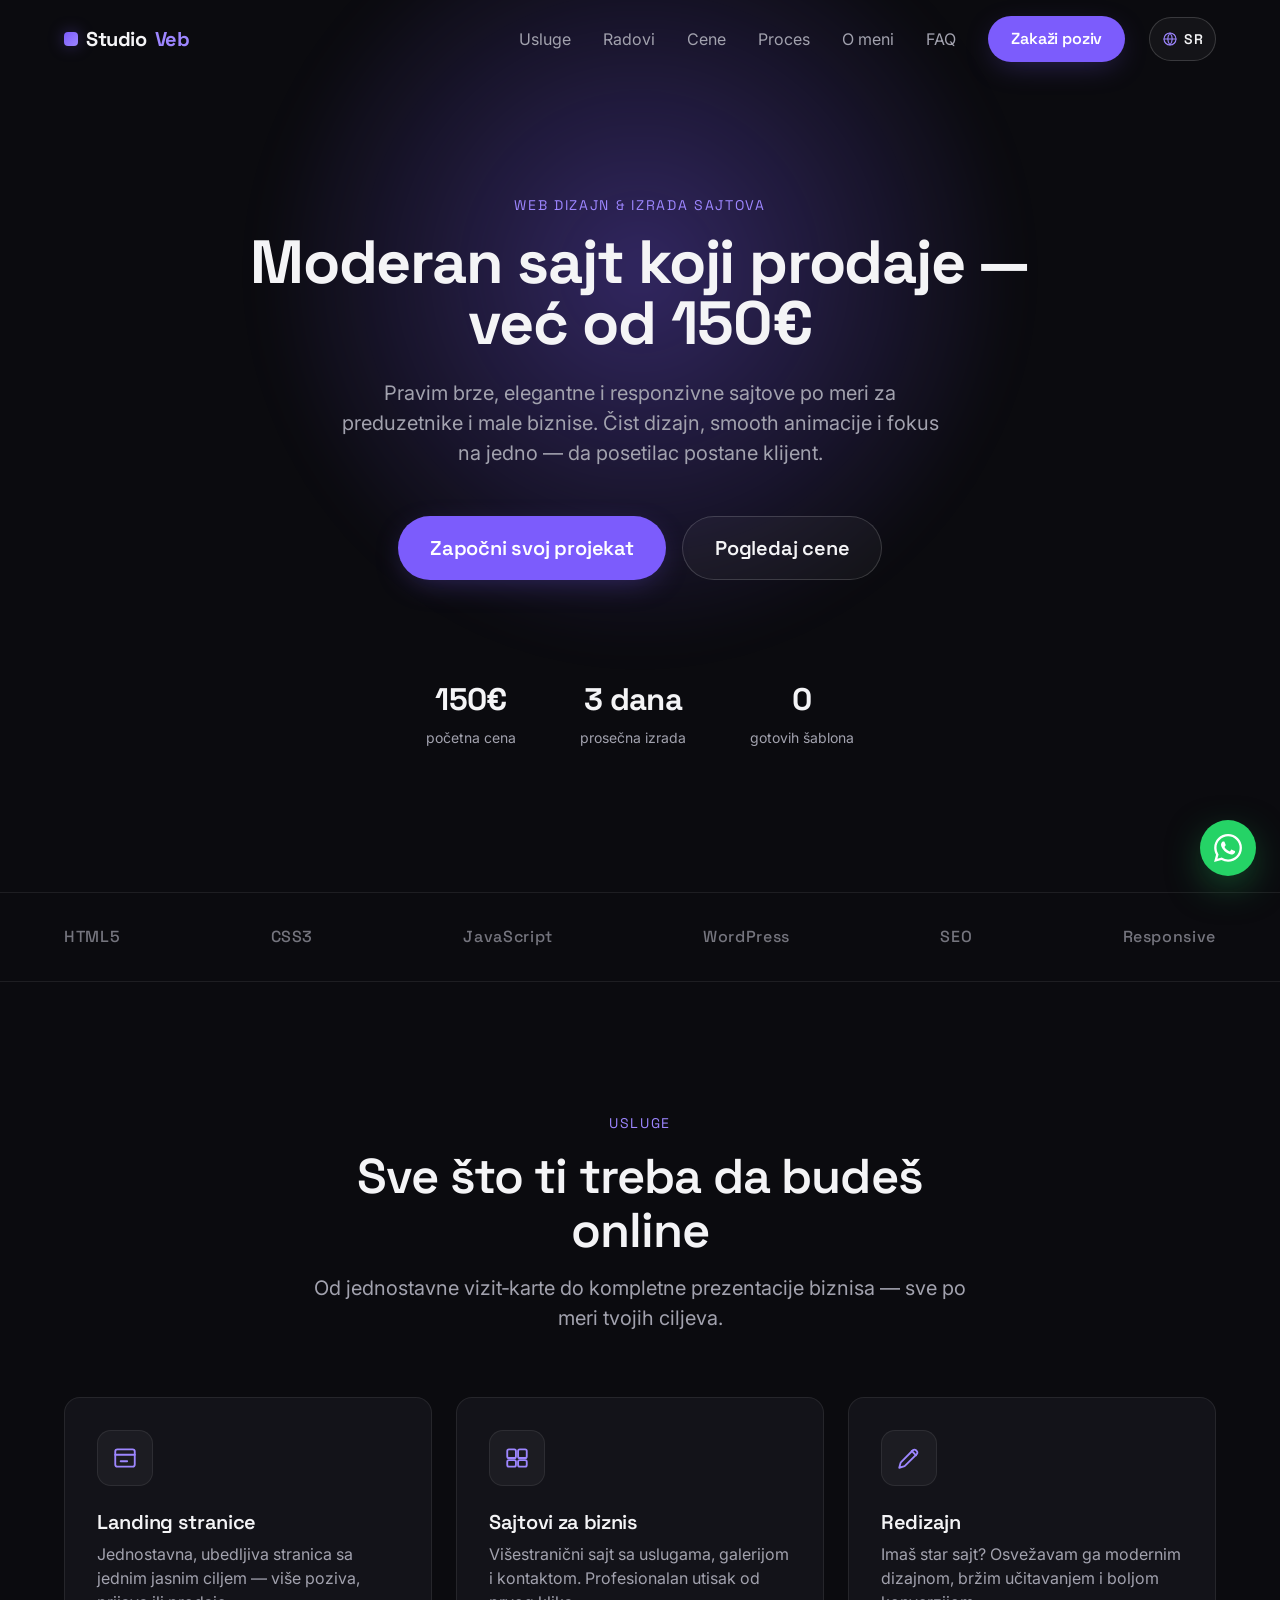
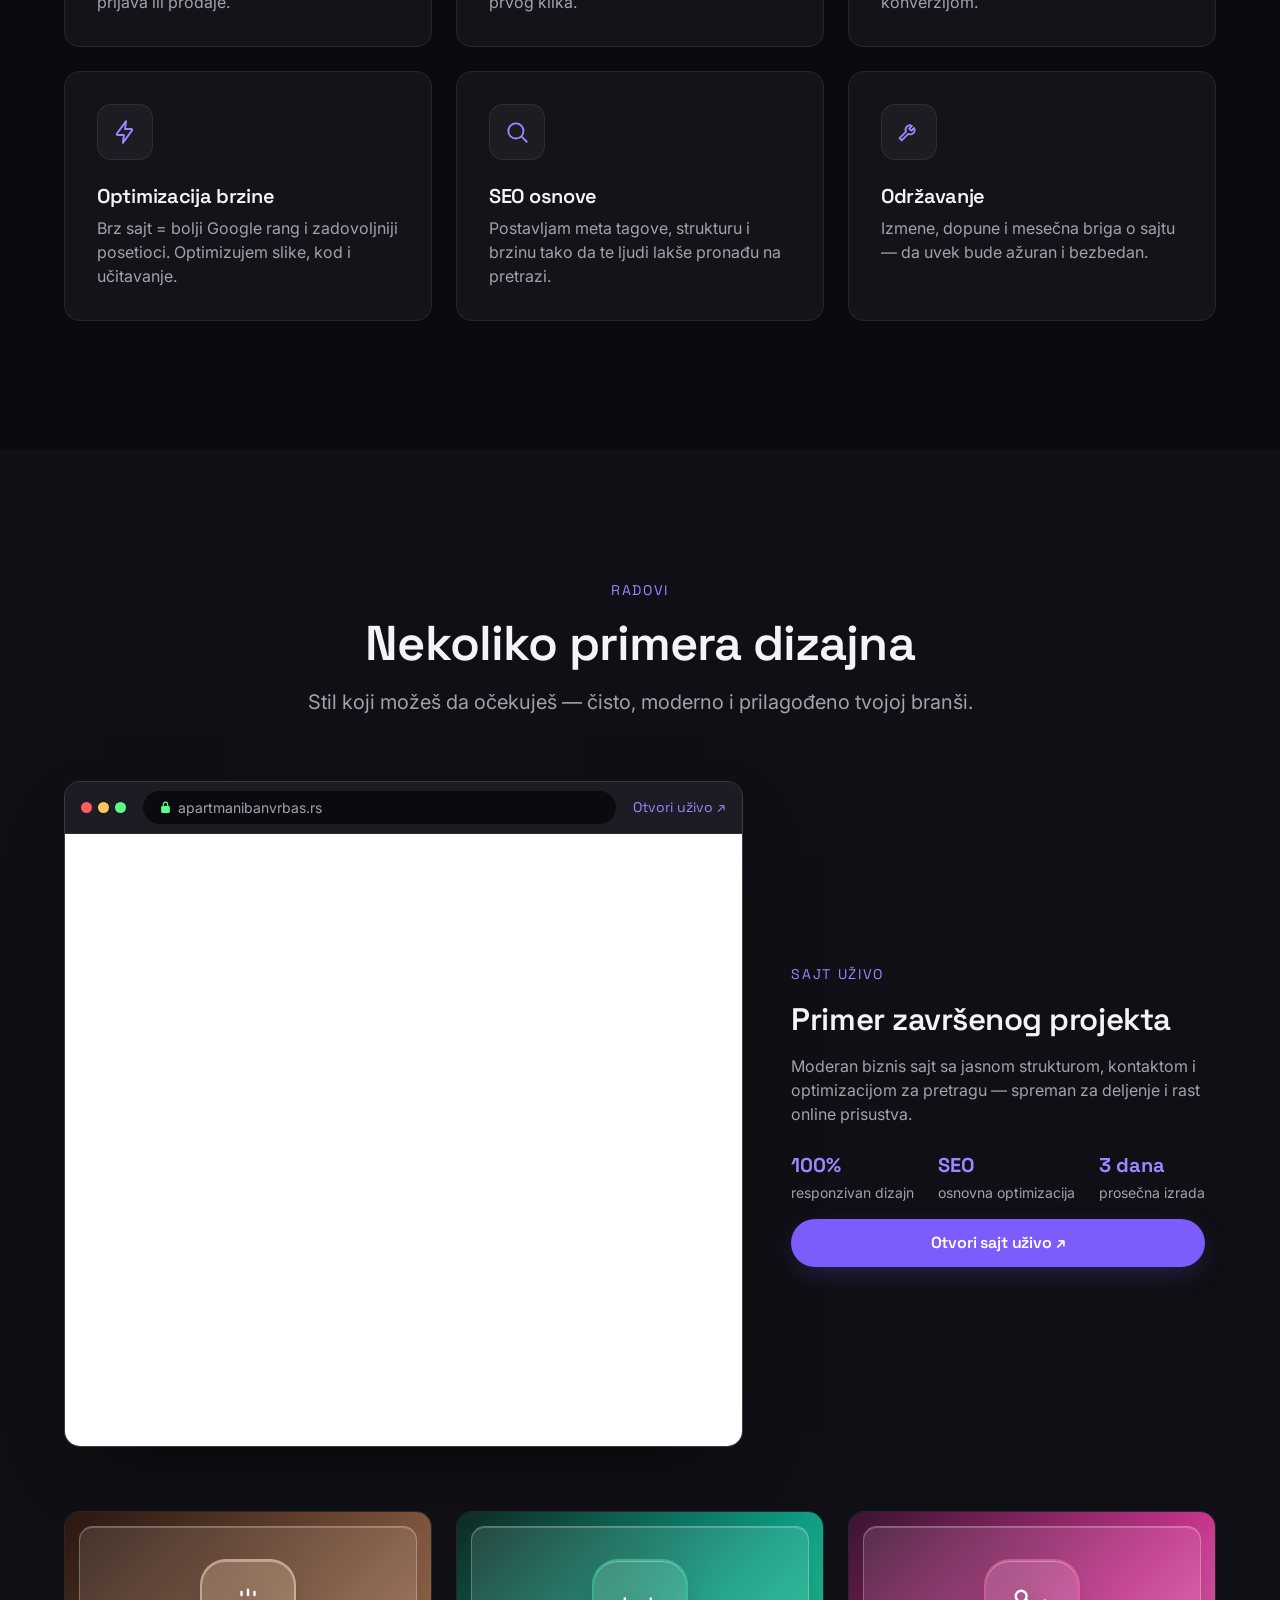
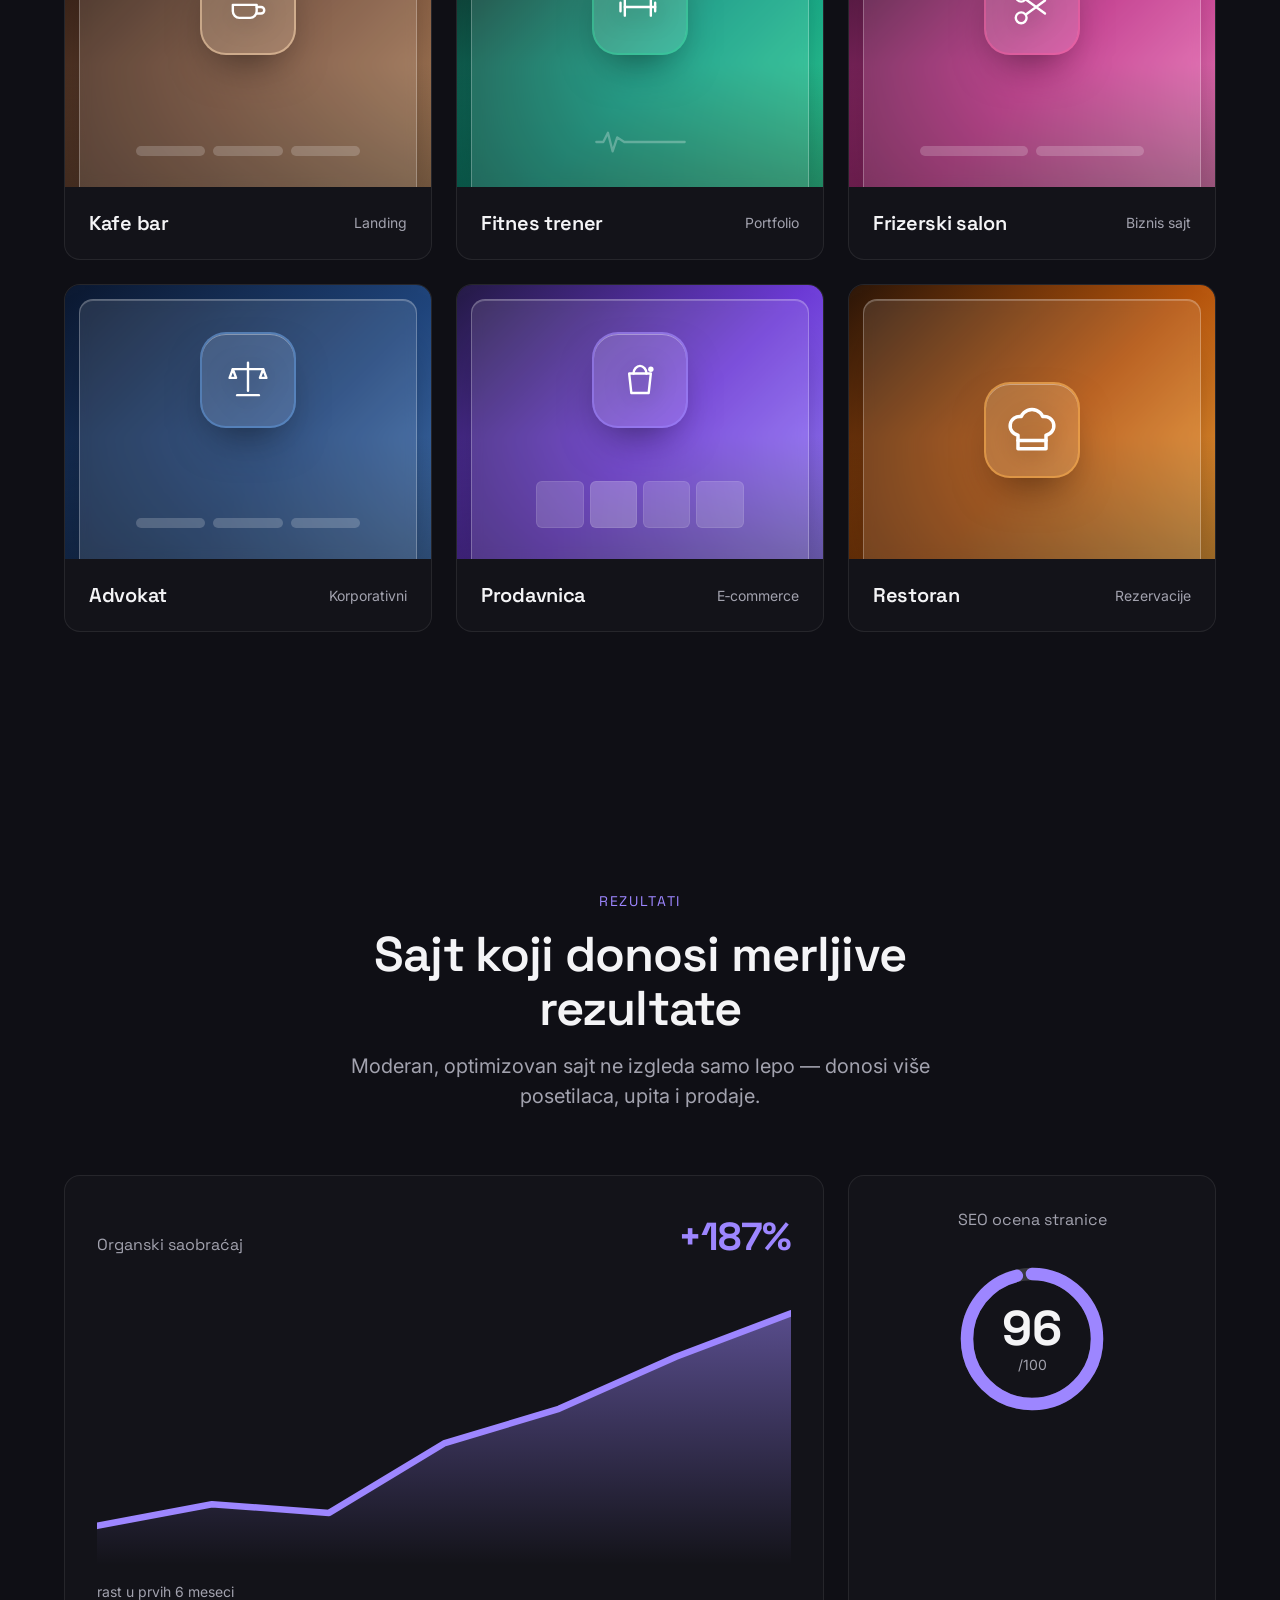
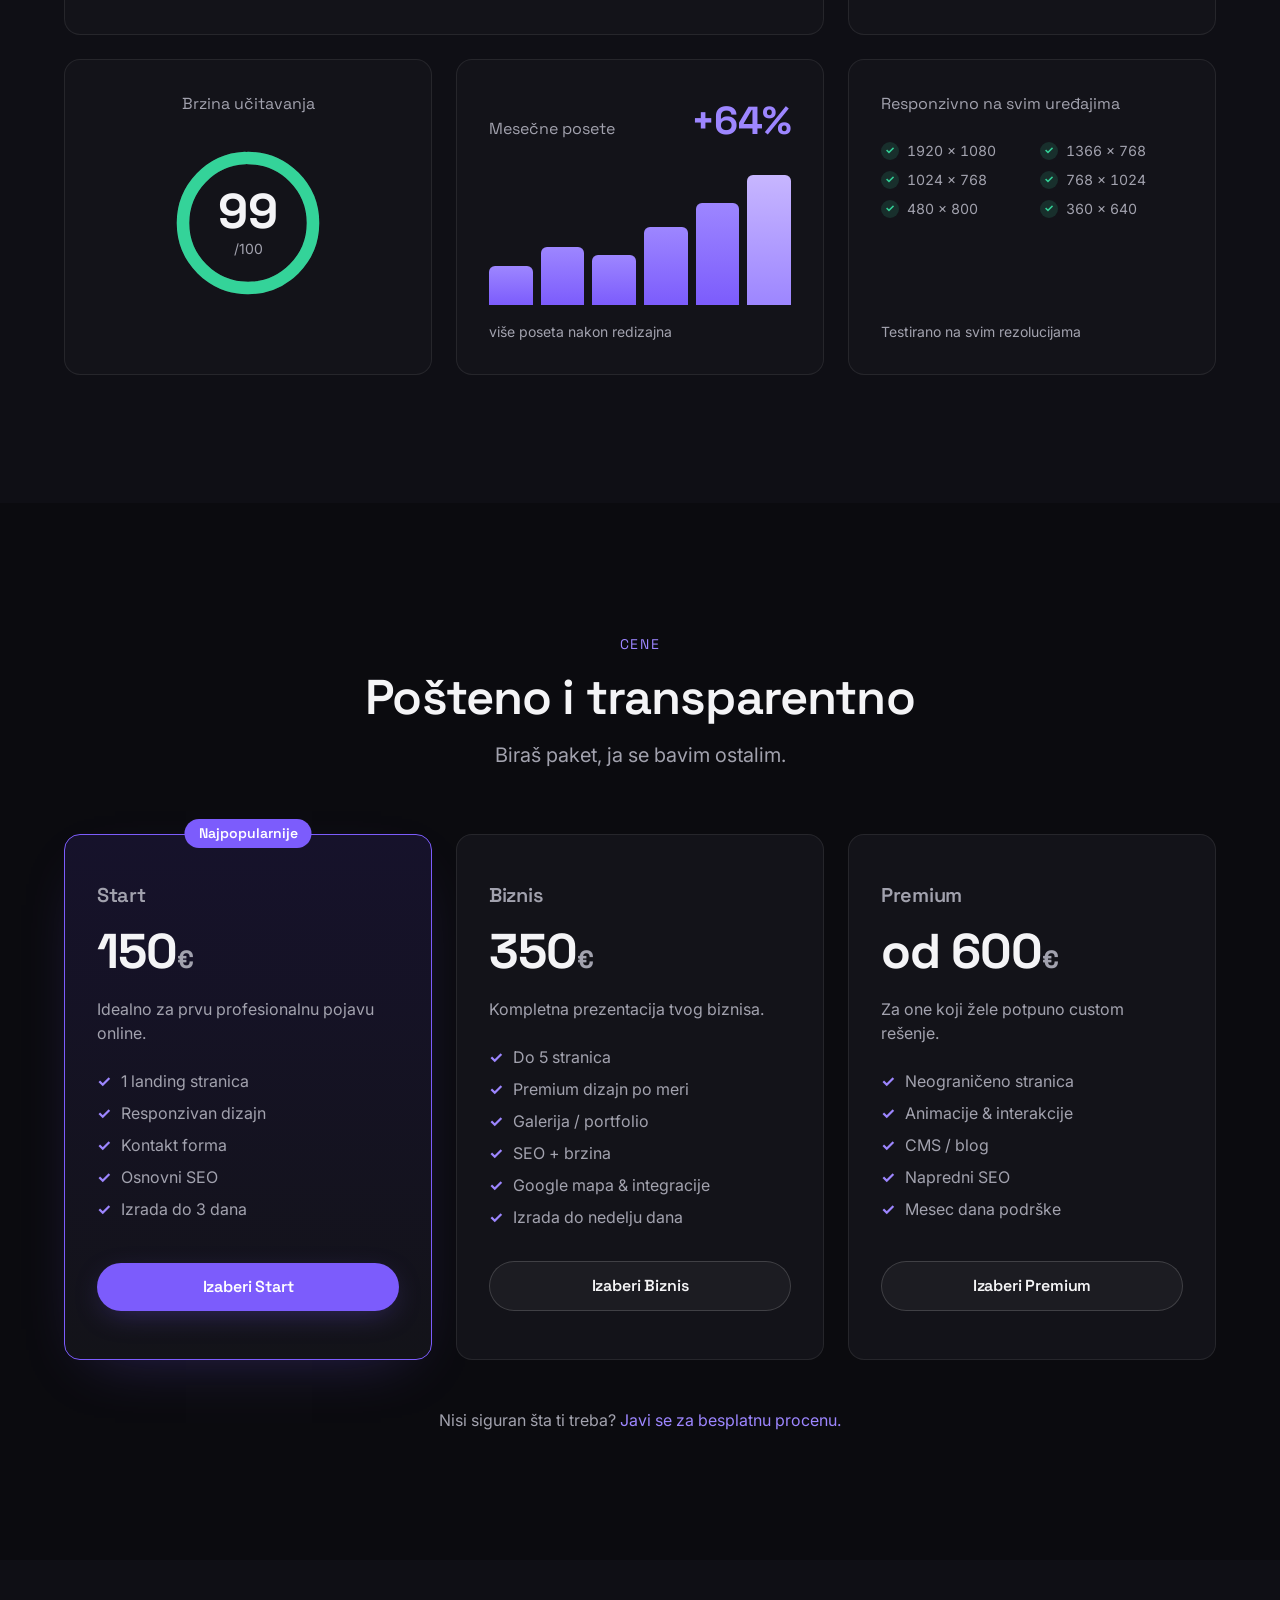
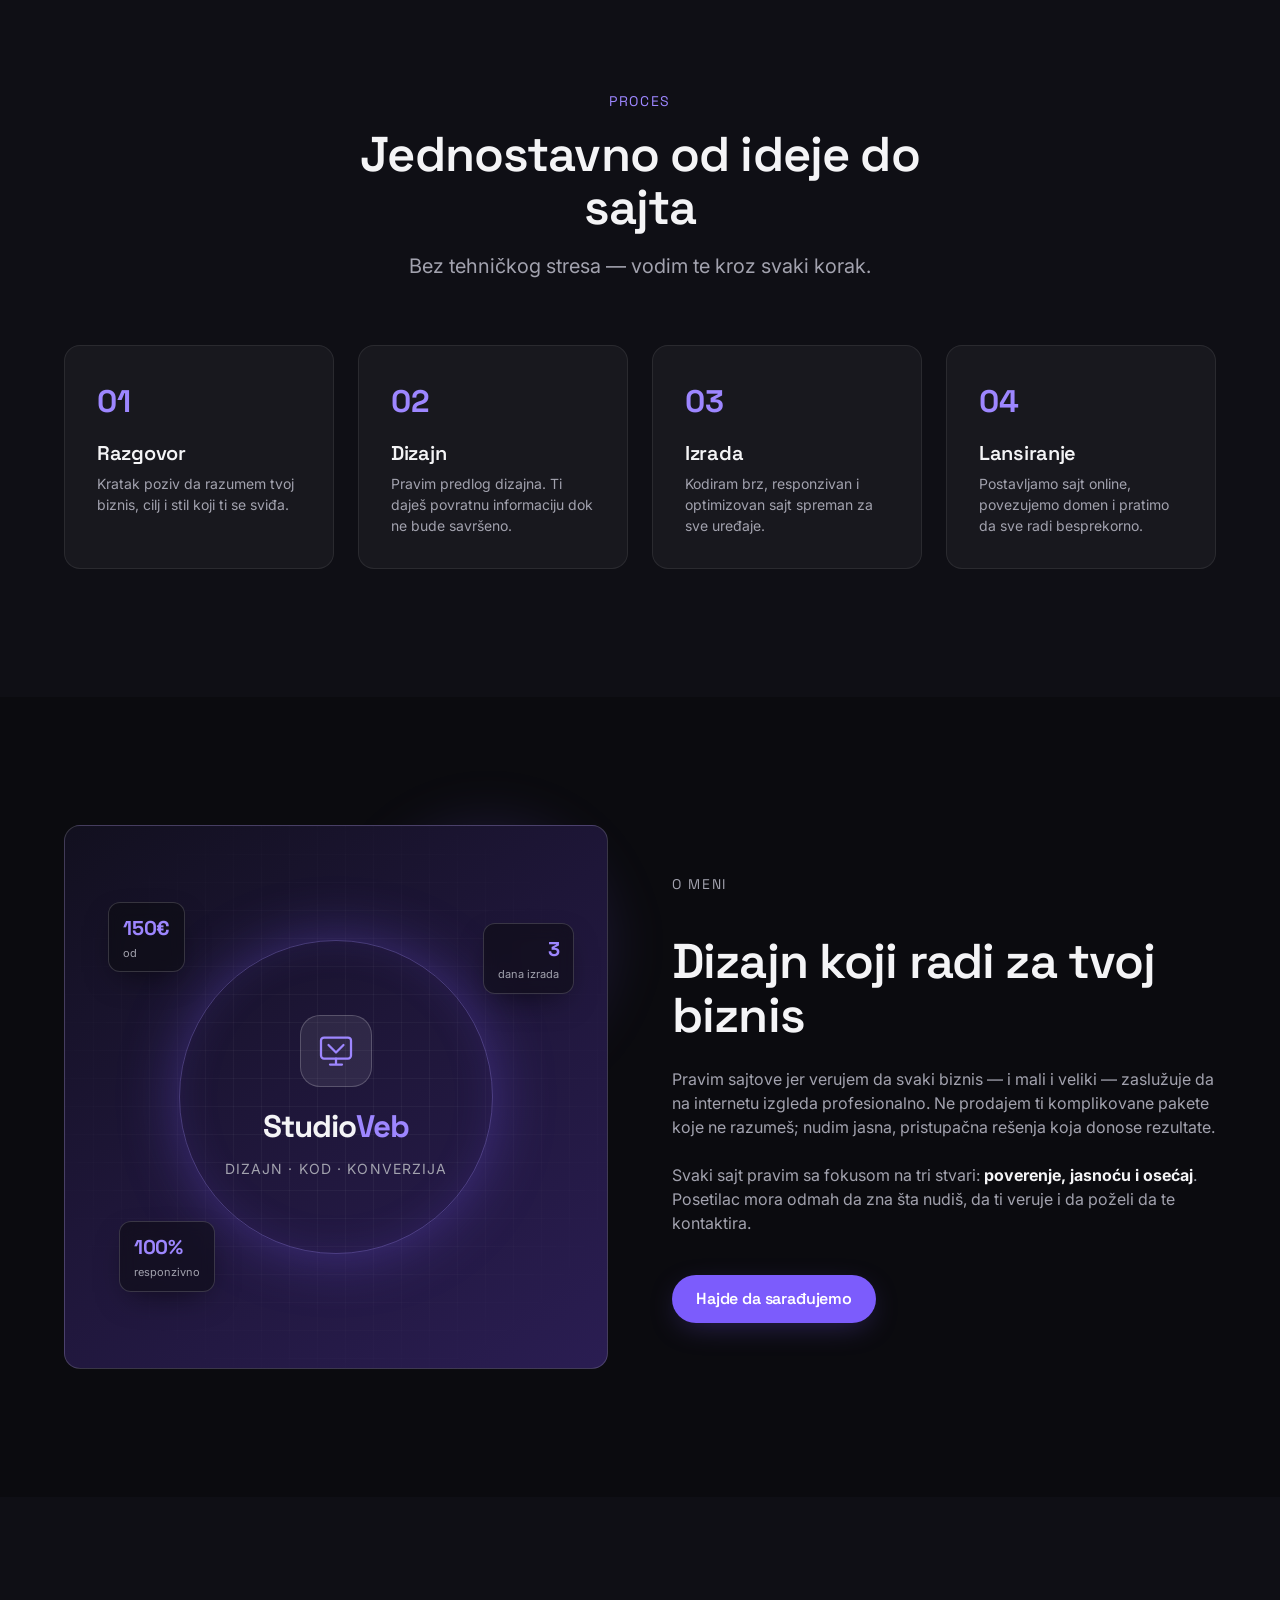
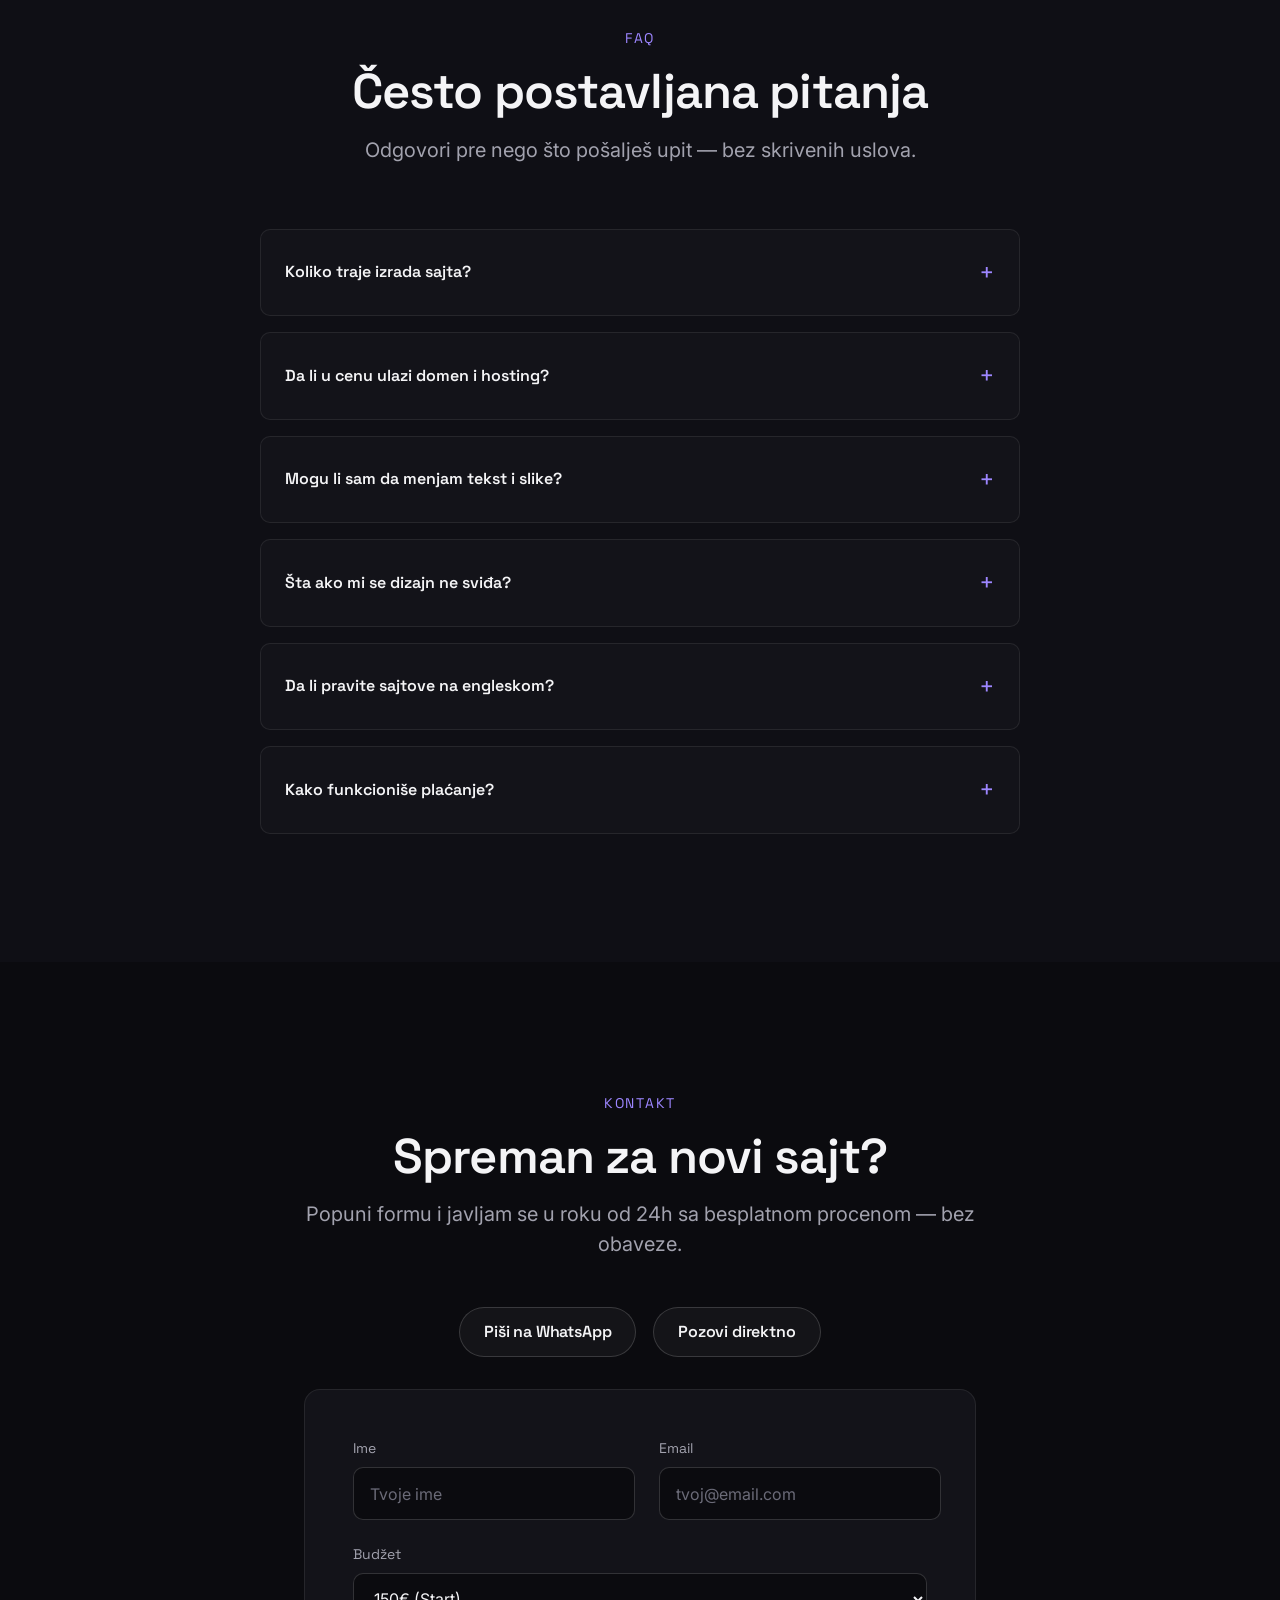
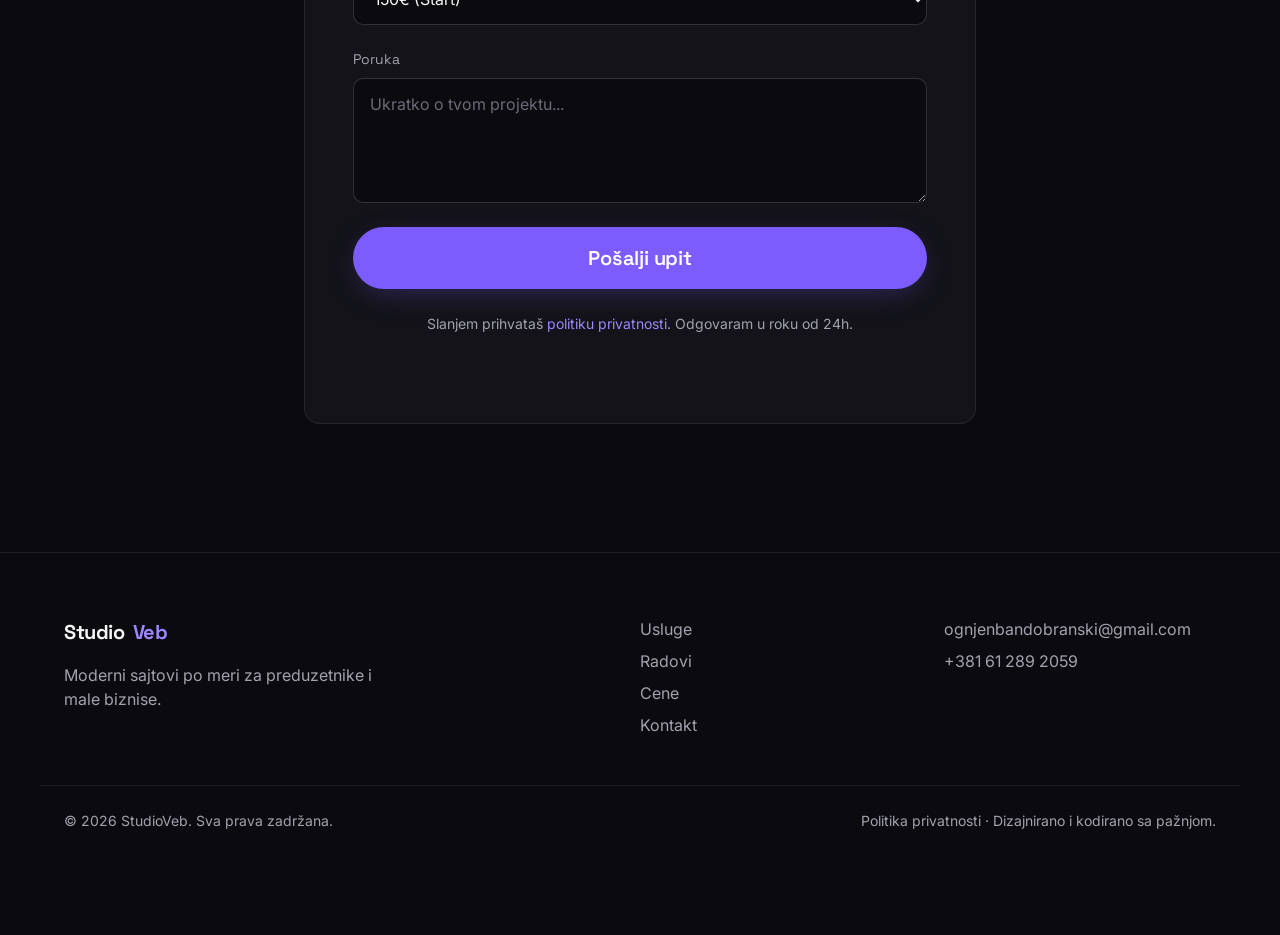
<file: index.html>
<!DOCTYPE html>
<html lang="sr">
<head>
  <meta charset="UTF-8" />
  <meta name="viewport" content="width=device-width, initial-scale=1.0, viewport-fit=cover" />

  <title>Sajt koji prodaje — od 150€ | Studio Veb</title>
  <meta name="description" id="metaDescription" content="Izrada modernih responzivnih sajtova za male biznise u Srbiji. Web dizajn, SEO i brzina uključeni. Transparentne cene od 150€. Besplatna procena u 24h." />
  <meta name="keywords" id="metaKeywords" content="izrada sajtova, web dizajn, sajt po meri, izrada web sajta, web dizajn Srbija, responzivni sajt, landing stranica, SEO, Studio Veb" />
  <meta name="author" content="Studio Veb" />
  <meta name="robots" content="index, follow, max-image-preview:large, max-snippet:-1, max-video-preview:-1" />
  <meta name="googlebot" content="index, follow, max-image-preview:large" />
  <meta name="theme-color" content="#0B0B0F" />
  <meta name="format-detection" content="telephone=yes" />
  <meta name="geo.region" content="RS" />
  <meta name="geo.country" content="Serbia" />
  <meta name="referrer" content="strict-origin-when-cross-origin" />

  <!-- Open Graph / deljenje linka -->
  <meta property="og:type" content="website" />
  <meta property="og:site_name" content="Studio Veb" />
  <meta property="og:title" id="ogTitle" content="Sajt koji prodaje — od 150€ | Studio Veb" />
  <meta property="og:description" id="ogDescription" content="Izrada modernih responzivnih sajtova za male biznise u Srbiji. Web dizajn, SEO i brzina uključeni. Transparentne cene od 150€." />
  <meta property="og:locale" content="sr_RS" />
  <meta property="og:locale:alternate" content="en_US" />
  <meta property="og:url" content="https://studioveb.rs/" />
  <meta property="og:image" content="https://studioveb.rs/assets/og-image.jpg?v=7" />
  <meta property="og:image:secure_url" content="https://studioveb.rs/assets/og-image.jpg?v=7" />
  <meta property="og:image:type" content="image/jpeg" />
  <meta property="og:image:width" content="1200" />
  <meta property="og:image:height" content="630" />
  <meta property="og:image:alt" content="Studio Veb — Sajt koji prodaje od 150€. Klikni za cene i besplatnu procenu na studioveb.rs." />
  <meta name="twitter:card" content="summary_large_image" />
  <meta name="twitter:title" id="twitterTitle" content="Sajt koji prodaje — od 150€ | Studio Veb" />
  <meta name="twitter:description" id="twitterDescription" content="Izrada modernih responzivnih sajtova za male biznise u Srbiji. Cene od 150€. Besplatna procena u 24h." />
  <meta name="twitter:image" content="https://studioveb.rs/assets/og-image.jpg?v=7" />

  <link rel="canonical" href="https://studioveb.rs/" id="canonicalLink" />
  <link rel="alternate" hreflang="sr" href="https://studioveb.rs/" id="hreflangSr" />
  <link rel="alternate" hreflang="en" href="https://studioveb.rs/?lang=en" id="hreflangEn" />
  <link rel="alternate" hreflang="x-default" href="https://studioveb.rs/" id="hreflangDefault" />
  <link rel="icon" href="favicon.svg" type="image/svg+xml" />
  <link rel="apple-touch-icon" href="favicon.svg" />
  <link rel="manifest" href="manifest.webmanifest" />

  <!-- Fonts: preload + display=swap (samo potrebne težine) -->
  <link rel="preconnect" href="https://fonts.googleapis.com" />
  <link rel="preconnect" href="https://fonts.gstatic.com" crossorigin />
  <link rel="preload" href="https://fonts.googleapis.com/css2?family=Inter:wght@400;600&family=Space+Grotesk:wght@600;700&display=swap" as="style" />
  <link href="https://fonts.googleapis.com/css2?family=Inter:wght@400;600&family=Space+Grotesk:wght@600;700&display=swap" rel="stylesheet" />

  <link rel="stylesheet" href="styles.css" />
  <script type="application/ld+json" id="schemaGraph">
  {
    "@context": "https://schema.org",
    "@graph": [
      {
        "@type": "WebSite",
        "@id": "https://studioveb.rs/#website",
        "url": "https://studioveb.rs/",
        "name": "Studio Veb",
        "description": "Izrada modernih sajtova po meri — web dizajn, SEO i brzina za male biznise u Srbiji.",
        "inLanguage": ["sr-RS", "en-US"],
        "publisher": { "@id": "https://studioveb.rs/#business" }
      },
      {
        "@type": "WebPage",
        "@id": "https://studioveb.rs/#webpage",
        "url": "https://studioveb.rs/",
        "name": "Sajt koji prodaje — od 150€ | Studio Veb",
        "description": "Izrada modernih responzivnih sajtova za male biznise u Srbiji. Transparentne cene od 150€.",
        "isPartOf": { "@id": "https://studioveb.rs/#website" },
        "about": { "@id": "https://studioveb.rs/#business" },
        "inLanguage": "sr-RS",
        "primaryImageOfPage": {
          "@type": "ImageObject",
          "url": "https://studioveb.rs/assets/og-image.jpg?v=7",
          "width": 1200,
          "height": 630
        }
      },
      {
        "@type": "ProfessionalService",
        "@id": "https://studioveb.rs/#business",
        "name": "Studio Veb",
        "alternateName": "StudioVeb",
        "description": "Izrada modernih, brzih i responzivnih sajtova po meri za male biznise i preduzetnike u Srbiji.",
        "url": "https://studioveb.rs/",
        "image": "https://studioveb.rs/assets/og-image.jpg?v=7",
        "logo": "https://studioveb.rs/favicon.svg",
        "email": "ognjenbandobranski@gmail.com",
        "telephone": "+381612892059",
        "priceRange": "€€",
        "currenciesAccepted": "EUR",
        "serviceType": ["Web design", "Website development", "SEO"],
        "areaServed": { "@type": "Country", "name": "Serbia" },
        "address": {
          "@type": "PostalAddress",
          "addressCountry": "RS"
        },
        "contactPoint": {
          "@type": "ContactPoint",
          "contactType": "customer service",
          "email": "ognjenbandobranski@gmail.com",
          "telephone": "+381612892059",
          "availableLanguage": ["Serbian", "English"],
          "areaServed": "RS"
        },
        "sameAs": [],
        "knowsAbout": ["Web design", "Web development", "SEO", "Responsive design", "Landing pages"],
        "hasOfferCatalog": {
          "@type": "OfferCatalog",
          "name": "Paketi izrade sajtova",
          "itemListElement": [
            {
              "@type": "Offer",
              "name": "Start",
              "description": "Jednostrana prezentacija, responzivno, kontakt forma, osnovni SEO",
              "price": "150",
              "priceCurrency": "EUR",
              "availability": "https://schema.org/InStock"
            },
            {
              "@type": "Offer",
              "name": "Biznis",
              "description": "Do 5 stranica, SEO i optimizacija brzine, Google mapa",
              "price": "350",
              "priceCurrency": "EUR",
              "availability": "https://schema.org/InStock"
            },
            {
              "@type": "Offer",
              "name": "Premium",
              "description": "CMS, napredni SEO, višejezičnost, prioritetna podrška",
              "price": "600",
              "priceCurrency": "EUR",
              "availability": "https://schema.org/InStock"
            }
          ]
        }
      },
      {
        "@type": "FAQPage",
        "@id": "https://studioveb.rs/#faq",
        "mainEntity": [
          {
            "@type": "Question",
            "name": "Koliko traje izrada sajta?",
            "acceptedAnswer": {
              "@type": "Answer",
              "text": "Start paket: izrada do 3 dana. Biznis sajt: do nedelju dana, u zavisnosti od broja stranica i materijala koje pošalješ."
            }
          },
          {
            "@type": "Question",
            "name": "Da li u cenu ulazi domen i hosting?",
            "acceptedAnswer": {
              "@type": "Answer",
              "text": "Cena je za dizajn i izradu. Domen i hosting su posebno (oko 15–30€ godišnje), ali mogu da pomognem oko izbora i postavljanja."
            }
          },
          {
            "@type": "Question",
            "name": "Mogu li sam da menjam tekst i slike?",
            "acceptedAnswer": {
              "@type": "Answer",
              "text": "Da — u Premium paketu mogu uključiti CMS (WordPress ili slično). Za manje sajtove radim izmene po dogovoru ili kratko uputstvo."
            }
          },
          {
            "@type": "Question",
            "name": "Šta ako mi se dizajn ne sviđa?",
            "acceptedAnswer": {
              "@type": "Answer",
              "text": "Radimo iteracije dok ne budeš zadovoljan u okviru dogovorenog broja revizija. Cilj je da sajt bude tvoj, ne generički šablon."
            }
          },
          {
            "@type": "Question",
            "name": "Da li pravite sajtove na engleskom?",
            "acceptedAnswer": {
              "@type": "Answer",
              "text": "Da. Ovaj sajt ima SR/EN prekidač — isto mogu uraditi i za tvoj biznis ako ciljaš strane goste ili izvoz."
            }
          },
          {
            "@type": "Question",
            "name": "Kako funkcioniše plaćanje?",
            "acceptedAnswer": {
              "@type": "Answer",
              "text": "Obično 50% avans pre početka, 50% po završetku i predaji sajta. Za veće projekte dogovaramo rate po fazama."
            }
          }
        ]
      }
    ]
  }
  </script>
</head>
<body>
  <!-- Skip link za pristupačnost -->
  <a class="skip-link" href="#hero" data-i18n="skip">Preskoči na sadržaj</a>

  <!-- ============ NAVIGACIJA ============ -->
  <header class="nav" id="nav">
    <div class="container nav__inner">
      <a href="#hero" class="nav__logo" aria-label="Studio Veb početna">
        <span class="nav__logo-mark"></span>
        Studio<span class="accent">Veb</span>
      </a>

      <nav class="nav__links" id="navLinks" aria-label="Glavna navigacija">
        <a href="#services" data-i18n="nav.services">Usluge</a>
        <a href="#work" data-i18n="nav.work">Radovi</a>
        <a href="#pricing" data-i18n="nav.pricing">Cene</a>
        <a href="#process" data-i18n="nav.process">Proces</a>
        <a href="#about" data-i18n="nav.about">O meni</a>
        <a href="#faq" data-i18n="nav.faq">FAQ</a>
        <a href="#contact" class="btn btn--accent nav__cta" data-i18n="nav.cta">Zakaži poziv</a>
      </nav>

      <button class="nav__lang" id="langToggle" type="button" aria-label="Promeni jezik / Change language">
        <svg viewBox="0 0 24 24" fill="none" stroke="currentColor" stroke-width="1.7" stroke-linecap="round" stroke-linejoin="round" aria-hidden="true"><circle cx="12" cy="12" r="9"/><path d="M3 12h18"/><path d="M12 3a14 14 0 0 1 0 18 14 14 0 0 1 0-18Z"/></svg>
        <span id="langLabel">SR</span>
      </button>

      <button class="nav__toggle" id="navToggle" type="button" aria-label="Otvori meni" aria-expanded="false" aria-controls="navLinks">
        <span></span><span></span><span></span>
      </button>
    </div>
    <button type="button" class="nav__backdrop" id="navBackdrop" hidden tabindex="-1" aria-label="Zatvori meni"></button>
  </header>

  <main>
    <!-- ============ HERO ============ -->
    <section class="hero" id="hero">
      <div class="hero__glow" aria-hidden="true"></div>
      <div class="container hero__inner">
        <p class="eyebrow reveal" data-i18n="hero.eyebrow">Web dizajn &amp; izrada sajtova</p>
        <h1 class="hero__title reveal" data-i18n-html="hero.title">
          Moderan sajt koji <span class="accent">prodaje</span> — već od 150€
        </h1>
        <p class="hero__lead reveal" data-i18n="hero.lead">
          Pravim brze, elegantne i responzivne sajtove po meri za preduzetnike i male
          biznise. Čist dizajn, smooth animacije i fokus na jedno — da posetilac postane klijent.
        </p>
        <div class="hero__actions reveal">
          <a href="#contact" class="btn btn--accent btn--lg" data-i18n="hero.cta1">Započni svoj projekat</a>
          <a href="#pricing" class="btn btn--ghost btn--lg" data-i18n="hero.cta2">Pogledaj cene</a>
        </div>

        <ul class="hero__stats reveal" aria-label="Ključni brojevi">
          <li><strong>150€</strong><span data-i18n="hero.stat1">početna cena</span></li>
          <li><strong data-i18n="hero.stat2num">3 dana</strong><span data-i18n="hero.stat2">prosečna izrada</span></li>
          <li><strong data-i18n="hero.stat3num">0</strong><span data-i18n="hero.stat3">gotovih šablona</span></li>
        </ul>
      </div>
    </section>

    <!-- ============ LOGO / TRUST TRAKA ============ -->
    <section class="trust" aria-label="Tehnologije">
      <div class="container trust__inner reveal">
        <span>HTML5</span><span>CSS3</span><span>JavaScript</span><span>WordPress</span><span>SEO</span><span data-i18n="trust.responsive">Responsive</span>
      </div>
    </section>

    <!-- ============ USLUGE ============ -->
    <section class="section" id="services">
      <div class="container">
        <header class="section__head reveal">
          <p class="eyebrow" data-i18n="services.eyebrow">Usluge</p>
          <h2 data-i18n="services.title">Sve što ti treba da budeš online</h2>
          <p class="section__sub" data-i18n="services.sub">Od jednostavne vizit‑karte do kompletne prezentacije biznisa — sve po meri tvojih ciljeva.</p>
        </header>

        <div class="grid grid--3 services">
          <article class="card reveal">
            <div class="card__icon" aria-hidden="true">
              <svg viewBox="0 0 24 24" fill="none" stroke="currentColor" stroke-width="1.7" stroke-linecap="round" stroke-linejoin="round"><rect x="3" y="4" width="18" height="16" rx="2"/><path d="M3 9h18"/><path d="M8 15h6"/></svg>
            </div>
            <h3 data-i18n="services.s1.title">Landing stranice</h3>
            <p data-i18n="services.s1.desc">Jednostavna, ubedljiva stranica sa jednim jasnim ciljem — više poziva, prijava ili prodaje.</p>
          </article>
          <article class="card reveal">
            <div class="card__icon" aria-hidden="true">
              <svg viewBox="0 0 24 24" fill="none" stroke="currentColor" stroke-width="1.7" stroke-linecap="round" stroke-linejoin="round"><rect x="3" y="4" width="8" height="8" rx="1.5"/><rect x="13" y="4" width="8" height="8" rx="1.5"/><rect x="3" y="14" width="8" height="6" rx="1.5"/><rect x="13" y="14" width="8" height="6" rx="1.5"/></svg>
            </div>
            <h3 data-i18n="services.s2.title">Sajtovi za biznis</h3>
            <p data-i18n="services.s2.desc">Višestranični sajt sa uslugama, galerijom i kontaktom. Profesionalan utisak od prvog klika.</p>
          </article>
          <article class="card reveal">
            <div class="card__icon" aria-hidden="true">
              <svg viewBox="0 0 24 24" fill="none" stroke="currentColor" stroke-width="1.7" stroke-linecap="round" stroke-linejoin="round"><path d="m14.5 5.5 4 4"/><path d="M3 21l1.2-4.3a2 2 0 0 1 .52-.9L15.6 4.83a2 2 0 0 1 2.83 0l.74.74a2 2 0 0 1 0 2.83L8.2 19.28a2 2 0 0 1-.9.52L3 21Z"/></svg>
            </div>
            <h3 data-i18n="services.s3.title">Redizajn</h3>
            <p data-i18n="services.s3.desc">Imaš star sajt? Osvežavam ga modernim dizajnom, bržim učitavanjem i boljom konverzijom.</p>
          </article>
          <article class="card reveal">
            <div class="card__icon" aria-hidden="true">
              <svg viewBox="0 0 24 24" fill="none" stroke="currentColor" stroke-width="1.7" stroke-linecap="round" stroke-linejoin="round"><path d="M13 2 4.5 13.5a.8.8 0 0 0 .65 1.27H11l-1 7.23 8.5-11.5a.8.8 0 0 0-.65-1.27H12l1-7.26Z"/></svg>
            </div>
            <h3 data-i18n="services.s4.title">Optimizacija brzine</h3>
            <p data-i18n="services.s4.desc">Brz sajt = bolji Google rang i zadovoljniji posetioci. Optimizujem slike, kod i učitavanje.</p>
          </article>
          <article class="card reveal">
            <div class="card__icon" aria-hidden="true">
              <svg viewBox="0 0 24 24" fill="none" stroke="currentColor" stroke-width="1.7" stroke-linecap="round" stroke-linejoin="round"><circle cx="11" cy="11" r="7"/><path d="m21 21-4.3-4.3"/></svg>
            </div>
            <h3 data-i18n="services.s5.title">SEO osnove</h3>
            <p data-i18n="services.s5.desc">Postavljam meta tagove, strukturu i brzinu tako da te ljudi lakše pronađu na pretrazi.</p>
          </article>
          <article class="card reveal">
            <div class="card__icon" aria-hidden="true">
              <svg viewBox="0 0 24 24" fill="none" stroke="currentColor" stroke-width="1.7" stroke-linecap="round" stroke-linejoin="round"><path d="M14.7 6.3a4 4 0 0 0-5.4 5.4l-6 6 2 2 6-6a4 4 0 0 0 5.4-5.4l-2.5 2.5-2-2 2.5-2.5Z"/></svg>
            </div>
            <h3 data-i18n="services.s6.title">Održavanje</h3>
            <p data-i18n="services.s6.desc">Izmene, dopune i mesečna briga o sajtu — da uvek bude ažuran i bezbedan.</p>
          </article>
        </div>
      </div>
    </section>

    <!-- ============ RADOVI / PORTFOLIO ============ -->
    <section class="section section--alt" id="work">
      <div class="container">
        <header class="section__head reveal">
          <p class="eyebrow" data-i18n="work.eyebrow">Radovi</p>
          <h2 data-i18n="work.title">Nekoliko primera dizajna</h2>
          <p class="section__sub" data-i18n="work.sub">Stil koji možeš da očekuješ — čisto, moderno i prilagođeno tvojoj branši.</p>
        </header>

        <!-- ===== LIVE PRIKAZ (dokaz rada): sajt u sajtu ===== -->
        <figure class="showcase reveal">
          <div class="browser" id="browser">
            <div class="browser__bar">
              <span class="browser__dots" aria-hidden="true">
                <i></i><i></i><i></i>
              </span>
              <span class="browser__url">
                <svg width="13" height="13" viewBox="0 0 24 24" fill="none" aria-hidden="true"><path d="M12 1a5 5 0 0 0-5 5v3H6a2 2 0 0 0-2 2v9a2 2 0 0 0 2 2h12a2 2 0 0 0 2-2v-9a2 2 0 0 0-2-2h-1V6a5 5 0 0 0-5-5Zm3 8H9V6a3 3 0 0 1 6 0v3Z" fill="currentColor"/></svg>
                apartmanibanvrbas.rs
              </span>
              <a class="browser__open" href="https://apartmanibanvrbas.rs" target="_blank" rel="noopener noreferrer" data-i18n="work.open">Otvori uživo ↗</a>
            </div>
            <div class="browser__viewport" id="browserViewport">
              <div class="browser__loader" id="browserLoader" aria-hidden="true">
                <span class="spinner"></span> <span data-i18n="work.loading">Učitavam sajt…</span>
              </div>
              <div class="browser__fallback" id="browserFallback" hidden>
                <div class="browser__fallback-inner">
                  <p class="browser__fallback-title" data-i18n="work.fallbackTitle">Apartmani Ban — Vrbas</p>
                  <p class="browser__fallback-text" data-i18n="work.fallbackText">Na mobilnom prikazujemo link umesto teškog preview-a — brže učitavanje.</p>
                  <a href="https://apartmanibanvrbas.rs" target="_blank" rel="noopener noreferrer" class="btn btn--accent" data-i18n="work.openBtn">Otvori sajt uživo ↗</a>
                </div>
              </div>
              <div class="browser__sizer" id="browserSizer">
                <iframe
                  class="browser__frame"
                  id="browserFrame"
                  title="Live prikaz sajta apartmanibanvrbas.rs"
                  data-src="https://apartmanibanvrbas.rs"
                  loading="lazy"
                  referrerpolicy="no-referrer"
                  sandbox="allow-scripts allow-same-origin"></iframe>
              </div>
            </div>
          </div>

          <figcaption class="showcase__info">
            <p class="eyebrow" data-i18n="work.live">Sajt uživo</p>
            <h3 data-i18n="work.projectTitle">Primer završenog projekta</h3>
            <p class="showcase__desc" data-i18n="work.desc">Moderan biznis sajt sa jasnom strukturom, kontaktom i optimizacijom za pretragu — spreman za deljenje i rast online prisustva.</p>
            <div class="showcase__cta">
              <ul class="case__metrics" aria-label="Karakteristike projekta">
                <li><strong>100%</strong><span data-i18n="case.m1">responzivan dizajn</span></li>
                <li><strong>SEO</strong><span data-i18n="case.m2">osnovna optimizacija</span></li>
                <li><strong>3 dana</strong><span data-i18n="case.m3">prosečna izrada</span></li>
              </ul>
              <a href="https://apartmanibanvrbas.rs" target="_blank" rel="noopener noreferrer" class="btn btn--accent btn--block" data-i18n="work.openBtn">Otvori sajt uživo ↗</a>
            </div>
          </figcaption>
        </figure>

        <div class="grid grid--3 work">
          <a class="work__item reveal" href="#contact" aria-label="Primer rada: Kafe bar">
            <div class="work__thumb work__thumb--1">
              <div class="mock mock--cafe">
                <div class="mock__emblem" aria-hidden="true">
                  <svg viewBox="0 0 48 48" fill="none" stroke="currentColor" stroke-width="2.2" stroke-linecap="round" stroke-linejoin="round">
                    <path d="M10 22h22v6a6 6 0 0 1-6 6H16a6 6 0 0 1-6-6v-6Z"/>
                    <path d="M32 24h4a3 3 0 0 1 0 6h-4"/>
                    <path d="M18 10v3M24 8v5M30 10v3"/>
                  </svg>
                </div>
                <div class="mock__hint" aria-hidden="true"><span></span><span></span><span></span></div>
              </div>
            </div>
            <div class="work__meta"><h3 data-i18n="work.i1.title">Kafe bar</h3><span data-i18n="work.i1.tag">Landing</span></div>
          </a>

          <a class="work__item reveal" href="#contact" aria-label="Primer rada: Fitnes trener">
            <div class="work__thumb work__thumb--2">
              <div class="mock mock--fitness">
                <div class="mock__emblem" aria-hidden="true">
                  <svg viewBox="0 0 48 48" fill="none" stroke="currentColor" stroke-width="2.2" stroke-linecap="round" stroke-linejoin="round">
                    <path d="M6 20v8M10 16v16M34 16v16M38 20v8"/>
                    <path d="M10 24h28"/>
                  </svg>
                </div>
                <div class="mock__hint mock__hint--pulse" aria-hidden="true"></div>
              </div>
            </div>
            <div class="work__meta"><h3 data-i18n="work.i2.title">Fitnes trener</h3><span data-i18n="work.i2.tag">Portfolio</span></div>
          </a>

          <a class="work__item reveal" href="#contact" aria-label="Primer rada: Frizerski salon">
            <div class="work__thumb work__thumb--3">
              <div class="mock mock--salon">
                <div class="mock__emblem" aria-hidden="true">
                  <svg viewBox="0 0 48 48" fill="none" stroke="currentColor" stroke-width="2.2" stroke-linecap="round" stroke-linejoin="round">
                    <circle cx="14" cy="14" r="5"/>
                    <circle cx="14" cy="34" r="5"/>
                    <path d="M19 17.5 36 30M19 30.5 36 18"/>
                  </svg>
                </div>
                <div class="mock__hint" aria-hidden="true"><span></span><span></span></div>
              </div>
            </div>
            <div class="work__meta"><h3 data-i18n="work.i3.title">Frizerski salon</h3><span data-i18n="work.i3.tag">Biznis sajt</span></div>
          </a>

          <a class="work__item reveal" href="#contact" aria-label="Primer rada: Advokatska kancelarija">
            <div class="work__thumb work__thumb--4">
              <div class="mock mock--legal">
                <div class="mock__emblem" aria-hidden="true">
                  <svg viewBox="0 0 48 48" fill="none" stroke="currentColor" stroke-width="2.2" stroke-linecap="round" stroke-linejoin="round">
                    <path d="M24 8v26"/>
                    <path d="M14 38h20"/>
                    <path d="M10 14h28"/>
                    <path d="M10 14 7 22h6l-3-8M38 14l3 8h-6l3-8"/>
                  </svg>
                </div>
                <div class="mock__hint" aria-hidden="true"><span></span><span></span><span></span></div>
              </div>
            </div>
            <div class="work__meta"><h3 data-i18n="work.i4.title">Advokat</h3><span data-i18n="work.i4.tag">Korporativni</span></div>
          </a>

          <a class="work__item reveal" href="#contact" aria-label="Primer rada: Online prodavnica">
            <div class="work__thumb work__thumb--5">
              <div class="mock mock--shop">
                <div class="mock__emblem" aria-hidden="true">
                  <svg viewBox="0 0 48 48" fill="none" stroke="currentColor" stroke-width="2.2" stroke-linecap="round" stroke-linejoin="round">
                    <path d="M14 18h20l-2 18H16l-2-18Z"/>
                    <path d="M18 18c0-4 3-7 6-7s6 3 6 7"/>
                    <circle cx="34" cy="14" r="2.5" fill="currentColor" stroke="none"/>
                  </svg>
                </div>
                <div class="mock__hint mock__hint--grid" aria-hidden="true"><i></i><i></i><i></i><i></i></div>
              </div>
            </div>
            <div class="work__meta"><h3 data-i18n="work.i5.title">Prodavnica</h3><span data-i18n="work.i5.tag">E‑commerce</span></div>
          </a>

          <a class="work__item reveal" href="#contact" aria-label="Primer rada: Restoran">
            <div class="work__thumb work__thumb--6">
              <div class="mock mock--restaurant">
                <div class="mock__emblem" aria-hidden="true">
                  <svg viewBox="0 0 48 48" fill="none" stroke="currentColor" stroke-width="2.8" stroke-linecap="round" stroke-linejoin="round" aria-hidden="true">
                    <path d="M12 28.5A8 8 0 0 1 14.8 12.5a10 10 0 0 1 2.2-3.2 10 10 0 0 1 14 0 10 10 0 0 1 2.2 3.2A8 8 0 0 1 36 28.5V40H12V28.5Z"/>
                    <path d="M12 33h24"/>
                  </svg>
                </div>
              </div>
            </div>
            <div class="work__meta"><h3 data-i18n="work.i6.title">Restoran</h3><span data-i18n="work.i6.tag">Rezervacije</span></div>
          </a>
        </div>
      </div>
    </section>

    <!-- ============ REZULTATI / BENEFITI ============ -->
    <section class="section section--alt" id="results">
      <div class="container">
        <header class="section__head reveal">
          <p class="eyebrow" data-i18n="results.eyebrow">Rezultati</p>
          <h2 data-i18n="results.title">Sajt koji donosi merljive rezultate</h2>
          <p class="section__sub" data-i18n="results.sub">Moderan, optimizovan sajt ne izgleda samo lepo — donosi više posetilaca, upita i prodaje.</p>
        </header>

        <div class="results" id="resultsGrid">
          <!-- Rast organskog saobraćaja (linijski grafikon) -->
          <article class="rcard rcard--wide reveal">
            <div class="rcard__head">
              <span class="rcard__label" data-i18n="results.traffic.title">Organski saobraćaj</span>
              <b class="rcard__big" data-count="187" data-prefix="+" data-suffix="%">+0%</b>
            </div>
            <div class="chart">
              <svg class="chart__svg" viewBox="0 0 320 130" preserveAspectRatio="none" aria-hidden="true">
                <defs>
                  <linearGradient id="areaGrad" x1="0" y1="0" x2="0" y2="1">
                    <stop offset="0%" stop-color="#9D86FF" stop-opacity="0.5"/>
                    <stop offset="100%" stop-color="#9D86FF" stop-opacity="0"/>
                  </linearGradient>
                </defs>
                <path class="chart__area" d="M0,112 L53,102 L107,106 L160,74 L213,58 L267,34 L320,14 L320,130 L0,130 Z" fill="url(#areaGrad)"/>
                <path class="chart__line" pathLength="1" d="M0,112 L53,102 L107,106 L160,74 L213,58 L267,34 L320,14" fill="none" stroke="#9D86FF" stroke-width="3" stroke-linecap="round" stroke-linejoin="round"/>
              </svg>
            </div>
            <span class="rcard__note" data-i18n="results.traffic.note">rast u prvih 6 meseci</span>
          </article>

          <!-- SEO ocena (prsten) -->
          <article class="rcard rcard--center reveal">
            <span class="rcard__label" data-i18n="results.seo.title">SEO ocena stranice</span>
            <div class="ring" data-pct="96">
              <svg viewBox="0 0 120 120" aria-hidden="true">
                <circle class="ring__track" cx="60" cy="60" r="52"/>
                <circle class="ring__bar" cx="60" cy="60" r="52"/>
              </svg>
              <div class="ring__center"><b data-count="96">0</b><i>/100</i></div>
            </div>
          </article>

          <!-- Brzina / PageSpeed (prsten) -->
          <article class="rcard rcard--center reveal">
            <span class="rcard__label" data-i18n="results.speed.title">Brzina učitavanja</span>
            <div class="ring ring--green" data-pct="99">
              <svg viewBox="0 0 120 120" aria-hidden="true">
                <circle class="ring__track" cx="60" cy="60" r="52"/>
                <circle class="ring__bar" cx="60" cy="60" r="52"/>
              </svg>
              <div class="ring__center"><b data-count="99">0</b><i>/100</i></div>
            </div>
          </article>

          <!-- Mesečne posete (bar grafikon) -->
          <article class="rcard reveal">
            <div class="rcard__head">
              <span class="rcard__label" data-i18n="results.leads.title">Mesečne posete</span>
              <b class="rcard__big" data-count="64" data-prefix="+" data-suffix="%">+0%</b>
            </div>
            <div class="bars">
              <span style="--h:30%"></span>
              <span style="--h:44%"></span>
              <span style="--h:38%"></span>
              <span style="--h:60%"></span>
              <span style="--h:78%"></span>
              <span style="--h:100%"></span>
            </div>
            <span class="rcard__note" data-i18n="results.leads.note">više poseta nakon redizajna</span>
          </article>

          <!-- Responzivnost (čeklista rezolucija) -->
          <article class="rcard reveal">
            <span class="rcard__label" data-i18n="results.responsive.title">Responzivno na svim uređajima</span>
            <ul class="reslist">
              <li><span class="reslist__check">✓</span>1920 × 1080</li>
              <li><span class="reslist__check">✓</span>1366 × 768</li>
              <li><span class="reslist__check">✓</span>1024 × 768</li>
              <li><span class="reslist__check">✓</span>768 × 1024</li>
              <li><span class="reslist__check">✓</span>480 × 800</li>
              <li><span class="reslist__check">✓</span>360 × 640</li>
            </ul>
            <span class="rcard__note" data-i18n="results.responsive.note">Testirano na svim rezolucijama</span>
          </article>
        </div>
      </div>
    </section>

    <!-- ============ CENE ============ -->
    <section class="section" id="pricing">
      <div class="container">
        <header class="section__head reveal">
          <p class="eyebrow" data-i18n="pricing.eyebrow">Cene</p>
          <h2 data-i18n="pricing.title">Pošteno i transparentno</h2>
          <p class="section__sub" data-i18n="pricing.sub">Biraš paket, ja se bavim ostalim.</p>
        </header>

        <div class="grid grid--3 pricing">
          <article class="price price--featured reveal">
            <span class="price__badge" data-i18n="pricing.badge">Najpopularnije</span>
            <h3 class="price__name">Start</h3>
            <p class="price__amount">150<span>€</span></p>
            <p class="price__desc" data-i18n="pricing.p1.desc">Idealno za prvu profesionalnu pojavu online.</p>
            <ul class="price__list">
              <li data-i18n="pricing.p1.f1">1 landing stranica</li>
              <li data-i18n="pricing.p1.f2">Responzivan dizajn</li>
              <li data-i18n="pricing.p1.f3">Kontakt forma</li>
              <li data-i18n="pricing.p1.f4">Osnovni SEO</li>
              <li data-i18n="pricing.p1.f5">Izrada do 3 dana</li>
            </ul>
            <a href="#contact" class="btn btn--accent btn--block" data-i18n="pricing.p1.cta">Izaberi Start</a>
          </article>

          <article class="price reveal">
            <h3 class="price__name">Biznis</h3>
            <p class="price__amount">350<span>€</span></p>
            <p class="price__desc" data-i18n="pricing.p2.desc">Kompletna prezentacija tvog biznisa.</p>
            <ul class="price__list">
              <li data-i18n="pricing.p2.f1">Do 5 stranica</li>
              <li data-i18n="pricing.p2.f2">Premium dizajn po meri</li>
              <li data-i18n="pricing.p2.f3">Galerija / portfolio</li>
              <li data-i18n="pricing.p2.f4">SEO + brzina</li>
              <li data-i18n="pricing.p2.f5">Google mapa &amp; integracije</li>
              <li data-i18n="pricing.p2.f6">Izrada do nedelju dana</li>
            </ul>
            <a href="#contact" class="btn btn--ghost btn--block" data-i18n="pricing.p2.cta">Izaberi Biznis</a>
          </article>

          <article class="price reveal">
            <h3 class="price__name">Premium</h3>
            <p class="price__amount" data-i18n-html="pricing.p3.amount">od 600<span>€</span></p>
            <p class="price__desc" data-i18n="pricing.p3.desc">Za one koji žele potpuno custom rešenje.</p>
            <ul class="price__list">
              <li data-i18n="pricing.p3.f1">Neograničeno stranica</li>
              <li data-i18n="pricing.p3.f2">Animacije &amp; interakcije</li>
              <li data-i18n="pricing.p3.f3">CMS / blog</li>
              <li data-i18n="pricing.p3.f4">Napredni SEO</li>
              <li data-i18n="pricing.p3.f5">Mesec dana podrške</li>
            </ul>
            <a href="#contact" class="btn btn--ghost btn--block" data-i18n="pricing.p3.cta">Izaberi Premium</a>
          </article>
        </div>
        <p class="pricing__note reveal" data-i18n-html="pricing.note">Nisi siguran šta ti treba? <a href="#contact">Javi se za besplatnu procenu.</a></p>
      </div>
    </section>

    <!-- ============ PROCES ============ -->
    <section class="section section--alt" id="process">
      <div class="container">
        <header class="section__head reveal">
          <p class="eyebrow" data-i18n="process.eyebrow">Proces</p>
          <h2 data-i18n="process.title">Jednostavno od ideje do sajta</h2>
          <p class="section__sub" data-i18n="process.sub">Bez tehničkog stresa — vodim te kroz svaki korak.</p>
        </header>

        <ol class="steps">
          <li class="step reveal"><span class="step__num">01</span><h3 data-i18n="process.s1.title">Razgovor</h3><p data-i18n="process.s1.desc">Kratak poziv da razumem tvoj biznis, cilj i stil koji ti se sviđa.</p></li>
          <li class="step reveal"><span class="step__num">02</span><h3 data-i18n="process.s2.title">Dizajn</h3><p data-i18n="process.s2.desc">Pravim predlog dizajna. Ti daješ povratnu informaciju dok ne bude savršeno.</p></li>
          <li class="step reveal"><span class="step__num">03</span><h3 data-i18n="process.s3.title">Izrada</h3><p data-i18n="process.s3.desc">Kodiram brz, responzivan i optimizovan sajt spreman za sve uređaje.</p></li>
          <li class="step reveal"><span class="step__num">04</span><h3 data-i18n="process.s4.title">Lansiranje</h3><p data-i18n="process.s4.desc">Postavljamo sajt online, povezujemo domen i pratimo da sve radi besprekorno.</p></li>
        </ol>
      </div>
    </section>

    <!-- ============ O MENI ============ -->
    <section class="section" id="about">
      <div class="container about">
        <div class="about__media reveal">
          <div class="about__card" aria-hidden="true">
            <div class="about__pattern"></div>
            <ul class="about__badges">
              <li class="about__badge about__badge--tl">
                <strong>150€</strong>
                <span data-i18n="about.b1">od</span>
              </li>
              <li class="about__badge about__badge--tr">
                <strong>3</strong>
                <span data-i18n="about.b2">dana izrada</span>
              </li>
              <li class="about__badge about__badge--bl">
                <strong>100%</strong>
                <span data-i18n="about.b3">responzivno</span>
              </li>
            </ul>
            <div class="about__core">
              <span class="about__ring" aria-hidden="true"></span>
              <div class="about__icon" aria-hidden="true">
                <svg viewBox="0 0 24 24" fill="none" stroke="currentColor" stroke-width="1.5" stroke-linecap="round" stroke-linejoin="round">
                  <rect x="2" y="3" width="20" height="14" rx="2"/>
                  <path d="M8 21h8M12 17v4"/>
                  <path d="m7 8 5 5 5-5"/>
                </svg>
              </div>
              <p class="about__brand">Studio<span class="accent">Veb</span></p>
              <p class="about__tag" data-i18n="about.tag">Dizajn · Kod · Konverzija</p>
            </div>
          </div>
        </div>
        <div class="about__content reveal">
          <p class="eyebrow" data-i18n="about.eyebrow">O meni</p>
          <h2 data-i18n="about.title">Dizajn koji radi za tvoj biznis</h2>
          <p data-i18n="about.p1">Pravim sajtove jer verujem da svaki biznis — i mali i veliki — zaslužuje da na internetu izgleda profesionalno. Ne prodajem ti komplikovane pakete koje ne razumeš; nudim jasna, pristupačna rešenja koja donose rezultate.</p>
          <p data-i18n-html="about.p2">Svaki sajt pravim sa fokusom na tri stvari: <strong>poverenje, jasnoću i osećaj</strong>. Posetilac mora odmah da zna šta nudiš, da ti veruje i da poželi da te kontaktira.</p>
          <a href="#contact" class="btn btn--accent" data-i18n="about.cta">Hajde da sarađujemo</a>
        </div>
      </div>
    </section>

    <!-- ============ FAQ ============ -->
    <section class="section section--alt" id="faq">
      <div class="container">
        <header class="section__head reveal">
          <p class="eyebrow" data-i18n="faq.eyebrow">FAQ</p>
          <h2 data-i18n="faq.title">Često postavljana pitanja</h2>
          <p class="section__sub" data-i18n="faq.sub">Odgovori pre nego što pošalješ upit — bez skrivenih uslova.</p>
        </header>
        <div class="faq reveal" id="faqList">
          <details class="faq__item">
            <summary data-i18n="faq.q1">Koliko traje izrada sajta?</summary>
            <p data-i18n="faq.a1">Start paket: izrada do 3 dana. Biznis sajt: do nedelju dana, u zavisnosti od broja stranica i materijala koje pošalješ.</p>
          </details>
          <details class="faq__item">
            <summary data-i18n="faq.q2">Da li u cenu ulazi domen i hosting?</summary>
            <p data-i18n="faq.a2">Cena je za dizajn i izradu. Domen i hosting su posebno (oko 15–30€ godišnje), ali mogu da pomognem oko izbora i postavljanja.</p>
          </details>
          <details class="faq__item">
            <summary data-i18n="faq.q3">Mogu li sam da menjam tekst i slike?</summary>
            <p data-i18n="faq.a3">Da — u Premium paketu mogu uključiti CMS (WordPress ili slično). Za manje sajtove radim izmene po dogovoru ili kratko uputstvo.</p>
          </details>
          <details class="faq__item">
            <summary data-i18n="faq.q4">Šta ako mi se dizajn ne sviđa?</summary>
            <p data-i18n="faq.a4">Radimo iteracije dok ne budeš zadovoljan u okviru dogovorenog broja revizija. Cilj je da sajt bude tvoj, ne generički šablon.</p>
          </details>
          <details class="faq__item">
            <summary data-i18n="faq.q5">Da li pravite sajtove na engleskom?</summary>
            <p data-i18n="faq.a5">Da. Ovaj sajt ima SR/EN prekidač — isto mogu uraditi i za tvoj biznis ako ciljaš strane goste ili izvoz.</p>
          </details>
          <details class="faq__item">
            <summary data-i18n="faq.q6">Kako funkcioniše plaćanje?</summary>
            <p data-i18n="faq.a6">Obično 50% avans pre početka, 50% po završetku i predaji sajta. Za veće projekte dogovaramo rate po fazama.</p>
          </details>
        </div>
      </div>
    </section>

    <!-- ============ CTA / KONTAKT ============ -->
    <section class="section contact" id="contact">
      <div class="container contact__inner">
        <div class="contact__head reveal">
          <p class="eyebrow" data-i18n="contact.eyebrow">Kontakt</p>
          <h2 data-i18n="contact.title">Spreman za novi sajt?</h2>
          <p class="section__sub" data-i18n="contact.sub">Popuni formu i javljam se u roku od 24h sa besplatnom procenom — bez obaveze.</p>
        </div>

        <div class="contact__channels reveal">
          <a href="#" class="contact__wa btn btn--ghost" id="whatsappLink" target="_blank" rel="noopener noreferrer" data-i18n="contact.whatsapp">Piši na WhatsApp</a>
          <a href="tel:+381612892059" class="btn btn--ghost" id="phoneLink" data-i18n="contact.call">Pozovi direktno</a>
        </div>

        <form class="form reveal" id="contactForm" action="https://api.web3forms.com/submit" method="POST" novalidate>
          <input type="hidden" name="access_key" id="formAccessKey" value="f2547dc4-4bf3-49f3-a4c6-951d180209f8" />
          <input type="hidden" name="subject" value="Novi upit — Studio Veb" data-i18n-subject />
          <input type="hidden" name="from_name" value="Studio Veb sajt" />
          <input type="checkbox" name="botcheck" class="hp-field" tabindex="-1" autocomplete="off" aria-hidden="true" />
          <div class="form__row">
            <div class="field">
              <label for="name" data-i18n="contact.name">Ime</label>
              <input type="text" id="name" name="name" placeholder="Tvoje ime" data-i18n-placeholder="contact.namePh" required maxlength="80" autocomplete="name" />
            </div>
            <div class="field">
              <label for="email" data-i18n="contact.email">Email</label>
              <input type="email" id="email" name="email" placeholder="tvoj@email.com" data-i18n-placeholder="contact.emailPh" required maxlength="254" autocomplete="email" inputmode="email" />
            </div>
          </div>
          <div class="field">
            <label for="budget" data-i18n="contact.budget">Budžet</label>
            <select id="budget" name="budget">
              <option value="150" data-i18n="contact.budget1">150€ (Start)</option>
              <option value="350" data-i18n="contact.budget2">350€ (Biznis)</option>
              <option value="600+" data-i18n="contact.budget3">600€+ (Premium)</option>
              <option value="nisam-siguran" data-i18n="contact.budget4">Nisam siguran</option>
            </select>
          </div>
          <div class="field">
            <label for="message" data-i18n="contact.message">Poruka</label>
            <textarea id="message" name="message" rows="4" placeholder="Ukratko o tvom projektu..." data-i18n-placeholder="contact.messagePh" required maxlength="2000"></textarea>
          </div>
          <button type="submit" class="btn btn--accent btn--lg btn--block" data-i18n="contact.submit">Pošalji upit</button>
          <p class="form__legal" data-i18n-html="contact.legal">Slanjem prihvataš <a href="privacy.html">politiku privatnosti</a>. Odgovaram u roku od 24h.</p>
          <p class="form__status" id="formStatus" role="status" aria-live="polite"></p>
        </form>
      </div>
    </section>
  </main>

  <!-- ============ FOOTER ============ -->
  <footer class="footer">
    <div class="container footer__inner">
      <div class="footer__brand">
        <a href="#hero" class="nav__logo">Studio<span class="accent">Veb</span></a>
        <p data-i18n="footer.tagline">Moderni sajtovi po meri za preduzetnike i male biznise.</p>
      </div>
      <nav class="footer__nav" aria-label="Footer navigacija">
        <a href="#services" data-i18n="nav.services">Usluge</a>
        <a href="#work" data-i18n="nav.work">Radovi</a>
        <a href="#pricing" data-i18n="nav.pricing">Cene</a>
        <a href="#contact" data-i18n="footer.contact">Kontakt</a>
      </nav>
      <div class="footer__contact">
        <a href="mailto:ognjenbandobranski@gmail.com">ognjenbandobranski@gmail.com</a>
        <a href="tel:+381612892059">+381 61 289 2059</a>
      </div>
    </div>
    <div class="container footer__bottom">
      <span data-i18n-html="footer.rights">© <span id="year"></span> StudioVeb. Sva prava zadržana.</span>
      <span>
        <a href="privacy.html" data-i18n="footer.privacy">Politika privatnosti</a>
        ·
        <span data-i18n="footer.made">Dizajnirano i kodirano sa pažnjom.</span>
      </span>
    </div>
  </footer>

  <a href="#" class="whatsapp-float" id="whatsappFloat" target="_blank" rel="noopener noreferrer" aria-label="Kontakt preko WhatsApp">
    <svg viewBox="0 0 24 24" fill="currentColor" aria-hidden="true"><path d="M17.472 14.382c-.297-.149-1.758-.867-2.03-.967-.273-.099-.471-.148-.67.15-.197.297-.767.966-.94 1.164-.173.199-.347.223-.644.075-.297-.15-1.255-.463-2.39-1.475-.883-.788-1.48-1.761-1.653-2.059-.173-.297-.018-.458.13-.606.134-.133.298-.347.446-.52.149-.174.198-.298.298-.497.099-.198.05-.371-.025-.52-.075-.149-.669-1.612-.916-2.207-.242-.579-.487-.5-.669-.51-.173-.008-.371-.01-.57-.01-.198 0-.52.074-.792.372-.272.297-1.04 1.016-1.04 2.479 0 1.462 1.065 2.875 1.213 3.074.149.198 2.096 3.2 5.077 4.487.709.306 1.262.489 1.694.625.712.227 1.36.195 1.871.118.571-.085 1.758-.719 2.006-1.413.248-.694.248-1.289.173-1.413-.074-.124-.272-.198-.57-.347m-5.421 7.403h-.004a9.87 9.87 0 0 1-5.031-1.378l-.361-.214-3.741.982.998-3.648-.235-.374a9.86 9.86 0 0 1-1.51-5.26c.001-5.45 4.436-9.884 9.888-9.884 2.64 0 5.122 1.03 6.988 2.898a9.825 9.825 0 0 1 2.893 6.994c-.003 5.45-4.435 9.884-9.885 9.884m8.413-18.297A11.815 11.815 0 0 0 12.05 0C5.495 0 .16 5.335.157 11.892c0 2.096.547 4.142 1.588 5.945L.057 24l6.305-1.654a11.882 11.882 0 0 0 5.683 1.448h.005c6.554 0 11.89-5.335 11.893-11.893a11.821 11.821 0 0 0-3.48-8.413Z"/></svg>
  </a>

  <script src="site-config.js"></script>
  <script src="security.js"></script>
  <script src="script.js"></script>
</body>
</html>
</file>
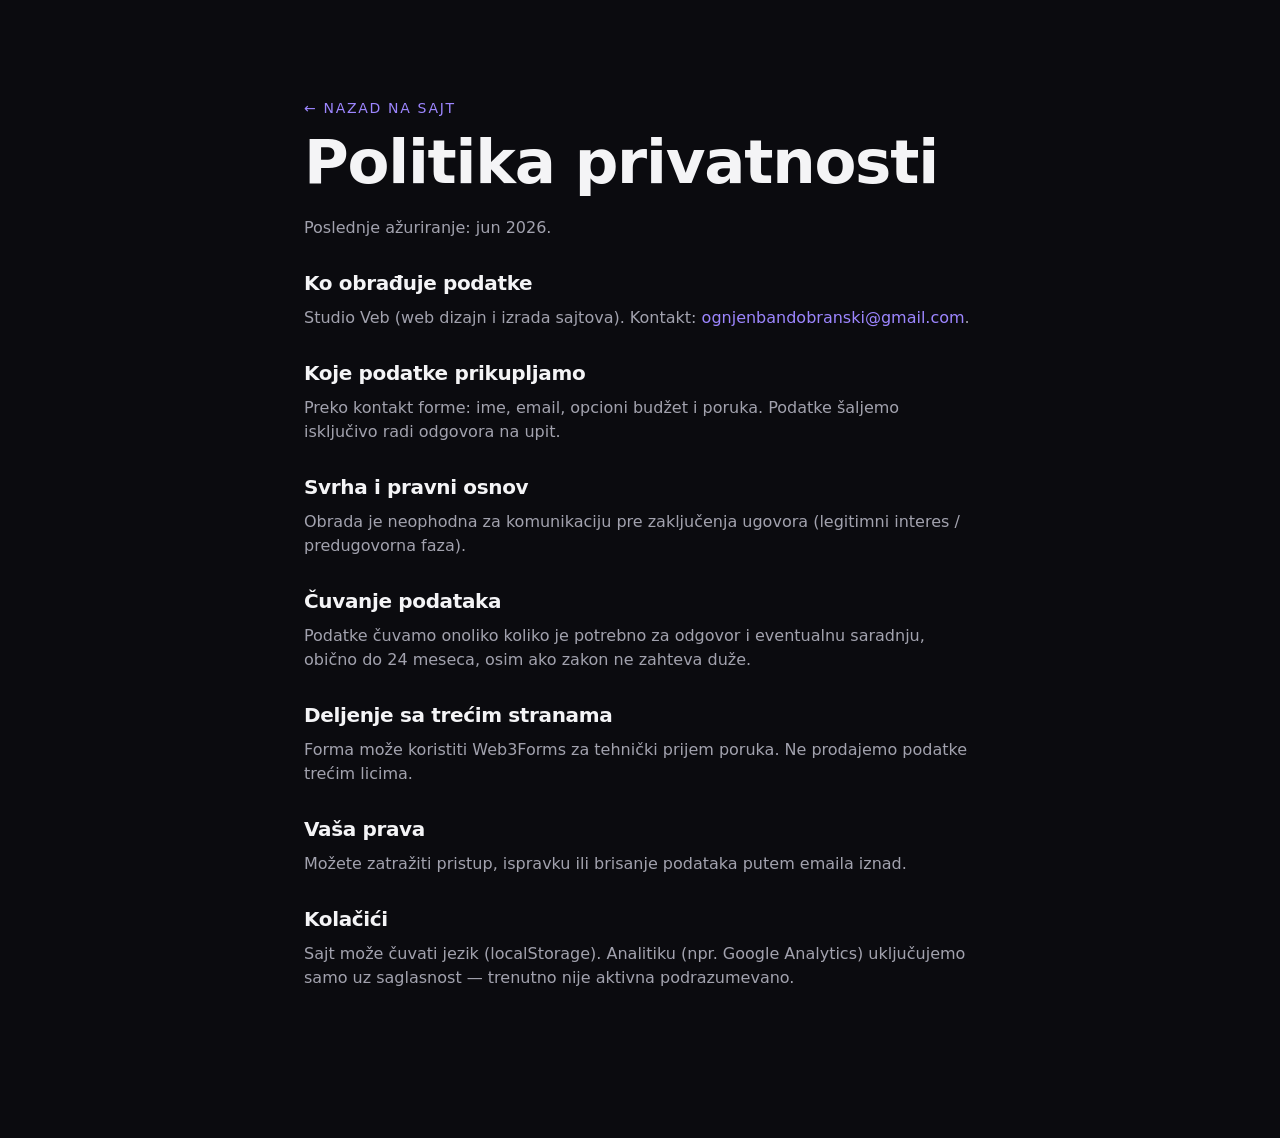
<file: privacy.html>
<!DOCTYPE html>
<html lang="sr">
<head>
  <meta charset="UTF-8" />
  <meta name="viewport" content="width=device-width, initial-scale=1.0" />
  <title>Politika privatnosti — Studio Veb</title>
  <meta name="description" content="Politika privatnosti sajta Studio Veb — obrada podataka sa kontakt forme." />
  <meta name="robots" content="noindex, follow" />
  <meta name="referrer" content="strict-origin-when-cross-origin" />
  <link rel="canonical" href="https://studioveb.rs/privacy.html" />
  <link rel="icon" href="favicon.svg" type="image/svg+xml" />
  <link rel="stylesheet" href="styles.css" />
  <style>
    .legal { max-width: 720px; margin: 0 auto; padding: 6rem 1.5rem 4rem; }
    .legal h1 { margin-bottom: 1.5rem; }
    .legal h2 { font-size: 1.25rem; margin: 2rem 0 0.75rem; }
    .legal p, .legal li { color: var(--text-muted); margin-bottom: 0.75rem; }
    .legal ul { list-style: disc; padding-left: 1.25rem; }
    .legal a { color: var(--accent-2); }
  </style>
</head>
<body>
  <main class="legal">
    <p class="eyebrow"><a href="index.html">← Nazad na sajt</a></p>
    <h1>Politika privatnosti</h1>
    <p>Poslednje ažuriranje: jun 2026.</p>

    <h2>Ko obrađuje podatke</h2>
    <p>Studio Veb (web dizajn i izrada sajtova). Kontakt: <a href="mailto:ognjenbandobranski@gmail.com">ognjenbandobranski@gmail.com</a>.</p>

    <h2>Koje podatke prikupljamo</h2>
    <p>Preko kontakt forme: ime, email, opcioni budžet i poruka. Podatke šaljemo isključivo radi odgovora na upit.</p>

    <h2>Svrha i pravni osnov</h2>
    <p>Obrada je neophodna za komunikaciju pre zaključenja ugovora (legitimni interes / predugovorna faza).</p>

    <h2>Čuvanje podataka</h2>
    <p>Podatke čuvamo onoliko koliko je potrebno za odgovor i eventualnu saradnju, obično do 24 meseca, osim ako zakon ne zahteva duže.</p>

    <h2>Deljenje sa trećim stranama</h2>
    <p>Forma može koristiti Web3Forms za tehnički prijem poruka. Ne prodajemo podatke trećim licima.</p>

    <h2>Vaša prava</h2>
    <p>Možete zatražiti pristup, ispravku ili brisanje podataka putem emaila iznad.</p>

    <h2>Kolačići</h2>
    <p>Sajt može čuvati jezik (localStorage). Analitiku (npr. Google Analytics) uključujemo samo uz saglasnost — trenutno nije aktivna podrazumevano.</p>
  </main>
</body>
</html>
</file>
<file: styles.css>
/* =========================================================
   STUDIO VEB — stylesheet
   Pravljen po dizajn skripti:
   - Typescale: major third (1.25x), base 16px
   - Spacing: skala u multiplama od 8px
   - Grid: 12 (desktop) / 8 (tablet) / 4 (mobile)
   - Boje: 60-30-10 pravilo, tamna paleta + 1 akcent
   - Kontrast: telo teksta cilja >= 4.5:1
   ========================================================= */

/* ----------- 1. DESIGN TOKENS (custom properties) -------- */
:root {
  /* --- Boje (60-30-10) --- */
  /* 60% PRIMARNA: pozadina + tekst */
  --bg:            #0B0B0F;   /* glavna pozadina */
  --bg-elev:       #131319;   /* uzdignute površine (kartice) */
  --bg-alt:        #0F0F15;   /* alternativne sekcije */
  --text:          #F4F4F6;   /* primarni tekst (kontrast ~17:1) */
  --text-muted:    #A2A2AE;   /* sekundarni tekst (kontrast ~7:1) */

  /* 30% SEKUNDARNA: linije, obrubi, suptilne površine */
  --line:          rgba(255, 255, 255, 0.08);
  --line-strong:   rgba(255, 255, 255, 0.16);
  --surface:       rgba(255, 255, 255, 0.04);

  /* 10% AKCENT: samo za stvari koje MORAJU da se istaknu (CTA) */
  --accent:        #7C5CFC;   /* violet — kreativnost + poverenje */
  --accent-2:      #9D86FF;
  --accent-ink:    #0B0B0F;   /* tekst na akcentu (kontrast > 7:1) */
  --accent-glow:   rgba(124, 92, 252, 0.35);

  /* --- Typescale: base 16px, ratio 1.25 (major third) --- */
  --fs-p:   1rem;        /* 16px  */
  --fs-h6:  1.25rem;     /* 20px  */
  --fs-h5:  1.5625rem;   /* 25px  */
  --fs-h4:  1.953rem;    /* 31.25px */
  --fs-h3:  2.441rem;    /* 39px  */
  --fs-h2:  3.052rem;    /* 48.8px */
  --fs-h1:  3.815rem;    /* 61px  */
  --fs-small: 0.875rem;  /* 14px  */

  /* --- Spacing skala: multipli od 8 --- */
  --sp-1: 0.5rem;   /* 8  */
  --sp-2: 1rem;     /* 16 */
  --sp-3: 1.5rem;   /* 24 */
  --sp-4: 2rem;     /* 32 */
  --sp-5: 3rem;     /* 48 */
  --sp-6: 4rem;     /* 64 */
  --sp-7: 6rem;     /* 96 */
  --sp-8: 8rem;     /* 128 */

  /* --- Layout --- */
  --container: 1200px;
  --gutter: var(--sp-3);
  --radius: 16px;
  --radius-sm: 10px;

  /* --- Tipografija familije --- */
  --font-head: "Space Grotesk", system-ui, sans-serif;
  --font-body: "Inter", system-ui, -apple-system, sans-serif;

  /* --- Tranzicije --- */
  --ease: cubic-bezier(0.22, 1, 0.36, 1);
  --t-fast: 0.2s var(--ease);
  --t: 0.4s var(--ease);
}

/* ----------- 2. RESET ------------------------------------ */
*, *::before, *::after { box-sizing: border-box; margin: 0; padding: 0; }

html {
  scroll-behavior: smooth;
  -webkit-text-size-adjust: 100%;
  overflow-x: hidden;
  width: 100%;
  max-width: 100%;
}

body {
  font-family: var(--font-body);
  font-size: var(--fs-p);
  line-height: 1.5;                /* p = 150% */
  color: var(--text);
  background: var(--bg);
  -webkit-font-smoothing: antialiased;
  overflow-x: hidden;
  width: 100%;
  max-width: 100%;
  position: relative;
  overscroll-behavior-x: none;
  padding-bottom: calc(4.5rem + env(safe-area-inset-bottom, 0px));
}
body.menu-open {
  overflow: hidden;
  touch-action: none;
}

main {
  display: block;
  width: 100%;
  max-width: 100%;
  overflow-x: hidden;
}

img, svg { display: block; max-width: 100%; }
a { color: inherit; text-decoration: none; }
ul, ol { list-style: none; }
button { font: inherit; cursor: pointer; border: none; background: none; color: inherit; }
input, textarea, select { font: inherit; }

/* ----------- 3. TYPOGRAFIJA (typescale skripta) ---------- */
h1, h2, h3, h4, h5, h6 { font-family: var(--font-head); font-weight: 600; }

h1 {
  font-size: var(--fs-h1);
  line-height: 1.0;                /* h1 = 100% */
  letter-spacing: -0.02em;         /* h1 = -2% */
  font-weight: 700;
}
h2 {
  font-size: var(--fs-h2);
  line-height: 1.1;                /* h2 = 110% */
  letter-spacing: -0.0175em;
}
h3 {
  font-size: var(--fs-h3);
  line-height: 1.2;
  letter-spacing: -0.015em;        /* h3 = -1.5% */
}
h4 {
  font-size: var(--fs-h4);
  line-height: 1.3;                /* h4 = 130% */
  letter-spacing: -0.01em;
}
h5 {
  font-size: var(--fs-h5);
  line-height: 1.35;
  letter-spacing: -0.0075em;
}
h6 {
  font-size: var(--fs-h6);
  line-height: 1.4;
  letter-spacing: -0.005em;        /* h6 = -0.5% */
}
p { font-size: var(--fs-p); line-height: 1.5; }     /* p = 150% */

.accent { color: var(--accent-2); }

/* ----------- 4. LAYOUT / GRID ---------------------------- */
.container {
  width: 100%;
  max-width: var(--container);
  margin-inline: auto;
  padding-inline: var(--gutter);
}

/* 12-kolonski grid (desktop). Pomoćne klase mapiraju na 3/2 itd. */
.grid { display: grid; gap: var(--sp-3); }
.grid--3 { grid-template-columns: repeat(3, 1fr); }  /* 12 / 4 = 3 po redu */
.grid--2 { grid-template-columns: repeat(2, 1fr); }

.section { padding-block: var(--sp-8); }
.section--alt { background: var(--bg-alt); }

.section__head { max-width: 680px; margin: 0 auto var(--sp-6); text-align: center; }
.section__head h2 { margin-bottom: var(--sp-2); }
.section__sub { color: var(--text-muted); font-size: var(--fs-h6); }

.eyebrow {
  display: inline-block;
  font-family: var(--font-head);
  font-size: var(--fs-small);
  letter-spacing: 0.12em;
  text-transform: uppercase;
  color: var(--accent-2);
  margin-bottom: var(--sp-2);
}

/* ----------- 5. DUGMAD (CTA = 10% akcent) ---------------- */
.btn {
  --pad-y: 0.75rem;
  --pad-x: 1.5rem;
  display: inline-flex;
  align-items: center;
  justify-content: center;
  gap: var(--sp-1);
  padding: var(--pad-y) var(--pad-x);
  border-radius: 999px;
  font-family: var(--font-head);
  font-weight: 600;
  font-size: var(--fs-p);
  letter-spacing: -0.01em;
  transition: transform var(--t-fast), background var(--t-fast), box-shadow var(--t-fast), border-color var(--t-fast);
  will-change: transform;
}
.btn:active { transform: translateY(1px) scale(0.99); }

.btn--accent {
  background: var(--accent);
  color: #fff;
  box-shadow: 0 8px 30px -8px var(--accent-glow);
}
.btn--accent:hover {
  background: var(--accent-2);
  transform: translateY(-2px);
  box-shadow: 0 14px 40px -8px var(--accent-glow);
}

.btn--ghost {
  border: 1px solid var(--line-strong);
  color: var(--text);
  background: var(--surface);
}
.btn--ghost:hover { border-color: var(--accent-2); transform: translateY(-2px); }

.btn--sm { --pad-y: 0.5rem; --pad-x: 1.1rem; font-size: var(--fs-small); }
.btn--lg { --pad-y: 1rem; --pad-x: 2rem; font-size: var(--fs-h6); }
.btn--block { width: 100%; }

/* ----------- 6. NAVIGACIJA ------------------------------- */
.skip-link {
  position: absolute; left: -999px; top: 0; z-index: 1000;
  background: var(--accent); color: #fff; padding: var(--sp-1) var(--sp-2); border-radius: 0 0 8px 0;
}
.skip-link:focus { left: 0; }

.nav {
  position: fixed; inset: 0 0 auto 0; z-index: 100;
  padding-block: var(--sp-2);
  padding-top: max(var(--sp-2), env(safe-area-inset-top, 0px));
  transition: background var(--t-fast), border-color var(--t-fast), padding var(--t-fast);
  border-bottom: 1px solid transparent;
}
.nav.is-scrolled {
  background: rgba(11, 11, 15, 0.72);
  backdrop-filter: blur(14px);
  -webkit-backdrop-filter: blur(14px);
  border-bottom-color: var(--line);
  padding-block: var(--sp-1);
}
.nav__inner { display: flex; align-items: center; justify-content: space-between; }
.nav__logo {
  display: inline-flex; align-items: center; gap: var(--sp-1);
  font-family: var(--font-head); font-weight: 700; font-size: var(--fs-h6);
  letter-spacing: -0.02em;
}
.nav__logo-mark {
  width: 14px; height: 14px; border-radius: 4px;
  background: linear-gradient(135deg, var(--accent), var(--accent-2));
  box-shadow: 0 0 16px var(--accent-glow);
}
.nav__links { display: flex; align-items: center; gap: var(--sp-4); margin-left: auto; }
.nav__links a:not(.btn) {
  color: var(--text-muted); font-size: var(--fs-p); position: relative;
  transition: color var(--t-fast);
}
.nav__links a:not(.btn):hover { color: var(--text); }
.nav__links a:not(.btn)::after {
  content: ""; position: absolute; left: 0; bottom: -6px; height: 2px; width: 0;
  background: var(--accent-2); transition: width var(--t-fast);
}
.nav__links a:not(.btn):hover::after { width: 100%; }

.nav__cta {
  --pad-y: 0.7rem;
  --pad-x: 1.45rem;
  font-size: var(--fs-p);
  flex-shrink: 0;
}

.nav__lang {
  display: inline-flex; align-items: center; gap: 6px;
  min-height: 44px;
  padding: 0.4rem 0.75rem; border-radius: 999px;
  border: 1px solid var(--line-strong); background: var(--surface);
  color: var(--text); font-family: var(--font-head); font-weight: 600;
  font-size: var(--fs-small); letter-spacing: 0.02em;
  margin-left: var(--sp-3);
  transition: border-color var(--t-fast), color var(--t-fast), background var(--t-fast), transform var(--t-fast);
}
.nav__lang svg { width: 16px; height: 16px; color: var(--accent-2); }
.nav__lang:hover { border-color: var(--accent-2); transform: translateY(-1px); }

.nav__toggle {
  display: none; flex-direction: column; align-items: center; justify-content: center;
  gap: 5px; padding: 10px; z-index: 112;
  min-width: 44px; min-height: 44px;
}
.nav__backdrop {
  position: fixed; inset: 0; z-index: 105;
  border: none; padding: 0; margin: 0;
  background: rgba(0, 0, 0, 0.55);
  cursor: pointer;
  opacity: 0;
  pointer-events: none;
  transition: opacity var(--t-fast);
}
.nav__backdrop:not([hidden]) {
  opacity: 1;
  pointer-events: auto;
}
.nav__toggle span { display: block; width: 24px; height: 2px; background: var(--text); border-radius: 2px; transition: transform var(--t-fast), opacity var(--t-fast); }
.nav__toggle[aria-expanded="true"] span:nth-child(1) { transform: translateY(7px) rotate(45deg); }
.nav__toggle[aria-expanded="true"] span:nth-child(2) { opacity: 0; }
.nav__toggle[aria-expanded="true"] span:nth-child(3) { transform: translateY(-7px) rotate(-45deg); }

/* ----------- 7. HERO ------------------------------------- */
.hero {
  position: relative;
  padding-block: calc(var(--sp-8) + var(--sp-6)) var(--sp-8);
  text-align: center;
  overflow: hidden;
  overflow-x: clip;
  max-width: 100%;
}
.hero__glow {
  position: absolute; top: -20%; left: 50%; transform: translateX(-50%);
  width: min(900px, 100%);
  height: min(900px, 80vmax);
  max-width: 100%;
  background: radial-gradient(circle, var(--accent-glow), transparent 60%);
  filter: blur(20px); pointer-events: none; z-index: 0;
}
.hero__inner { position: relative; z-index: 1; max-width: 860px; }
.hero__title {
  font-size: clamp(2.5rem, 7vw, var(--fs-h1));
  margin-bottom: var(--sp-3);
}
.hero__lead {
  font-size: var(--fs-h6);
  color: var(--text-muted);
  max-width: 620px; margin: 0 auto var(--sp-5);
}
.hero__actions { display: flex; gap: var(--sp-2); justify-content: center; flex-wrap: wrap; }
.hero__stats {
  display: flex; justify-content: center; gap: var(--sp-6);
  margin-top: var(--sp-7); flex-wrap: wrap;
  padding-bottom: var(--sp-2);
}
.hero__stats li { display: flex; flex-direction: column; gap: 4px; }
.hero__stats strong { font-family: var(--font-head); font-size: var(--fs-h4); letter-spacing: -0.02em; }
.hero__stats span { color: var(--text-muted); font-size: var(--fs-small); }

/* ----------- 8. TRUST TRAKA ------------------------------ */
.trust { border-block: 1px solid var(--line); padding-block: var(--sp-4); }
.trust__inner {
  display: flex; justify-content: space-between; align-items: center;
  gap: var(--sp-4); flex-wrap: wrap;
}
.trust__inner span {
  font-family: var(--font-head); font-weight: 500;
  color: var(--text-muted); letter-spacing: 0.04em;
  opacity: 0.7; transition: opacity var(--t-fast), color var(--t-fast);
}
.trust__inner span:hover { opacity: 1; color: var(--text); }

/* ----------- 9. KARTICE (Usluge) ------------------------- */
.card {
  background: var(--bg-elev);
  border: 1px solid var(--line);
  border-radius: var(--radius);
  padding: var(--sp-4);
  transition: transform var(--t), border-color var(--t), background var(--t);
}
.card:hover {
  transform: translateY(-6px);
  border-color: var(--line-strong);
  background: linear-gradient(180deg, var(--bg-elev), #181822);
}
.card__icon {
  width: 56px; height: 56px; display: grid; place-items: center;
  border-radius: 14px; margin-bottom: var(--sp-3);
  background: var(--surface); color: var(--accent-2);
  border: 1px solid var(--line);
  transition: background var(--t), color var(--t), border-color var(--t), transform var(--t);
}
.card__icon svg { width: 26px; height: 26px; }
.card:hover .card__icon {
  background: var(--accent);
  border-color: var(--accent);
  color: #fff;
  transform: scale(1.05);
}
.card h3 { font-size: var(--fs-h6); margin-bottom: var(--sp-1); }
.card p { color: var(--text-muted); }

/* ----------- 10. RADOVI / PORTFOLIO ---------------------- */
.work__item {
  display: block; border-radius: var(--radius); overflow: hidden;
  border: 1px solid var(--line); background: var(--bg-elev);
  transition: transform var(--t), border-color var(--t);
}
.work__item:hover { transform: translateY(-6px); border-color: var(--line-strong); }
.work__thumb { aspect-ratio: 4 / 3; position: relative; overflow: hidden; }
.work__thumb::after {
  content: ""; position: absolute; inset: 0; z-index: 0;
  background: linear-gradient(180deg, transparent 55%, rgba(0,0,0,0.35));
}

/* =====================================================
   Portfolio kartice — velike prepoznatljive ikone po branši
   ===================================================== */
.mock {
  position: absolute; z-index: 1;
  inset: 14px 14px -1px 14px;
  display: flex; flex-direction: column;
  align-items: center; justify-content: center;
  gap: var(--sp-3);
  padding: var(--sp-4) var(--sp-3);
  border-radius: 14px 14px 0 0;
  background: rgba(255, 255, 255, 0.1);
  border: 1px solid rgba(255, 255, 255, 0.26);
  border-bottom: none;
  backdrop-filter: blur(6px);
  -webkit-backdrop-filter: blur(6px);
  box-shadow: 0 24px 50px -24px rgba(0, 0, 0, 0.55), inset 0 1px 0 rgba(255,255,255,0.22);
  transition: transform 0.55s var(--ease);
  overflow: hidden;
}
.work__item:hover .mock { transform: translateY(-7px) scale(1.02); }

/* Centralna ikona — glavni vizuelni znak branše */
.mock__emblem {
  width: 96px; height: 96px;
  display: grid; place-items: center;
  border-radius: 26px;
  background: rgba(255, 255, 255, 0.14);
  border: 2px solid rgba(255, 255, 255, 0.38);
  box-shadow:
    0 20px 44px -16px rgba(0, 0, 0, 0.55),
    inset 0 1px 0 rgba(255, 255, 255, 0.35);
  color: #fff;
  transition: transform 0.45s var(--ease), box-shadow 0.45s var(--ease);
}
.work__item:hover .mock__emblem {
  transform: scale(1.06);
  box-shadow:
    0 24px 52px -14px rgba(0, 0, 0, 0.6),
    inset 0 1px 0 rgba(255, 255, 255, 0.4);
}
.mock__emblem svg {
  width: 52px; height: 52px;
  filter: drop-shadow(0 4px 12px rgba(0, 0, 0, 0.35));
}

/* Suptilni hint ispod — npr. meni, proizvodi, puls */
.mock__hint {
  display: flex; gap: 8px; width: 78%; margin-top: auto;
  opacity: 0.55;
}
.mock__hint span {
  flex: 1; height: 10px; border-radius: 6px;
  background: rgba(255, 255, 255, 0.35);
}
.mock__hint--pulse {
  width: 70%; height: 28px; margin-inline: auto;
  background: url("data:image/svg+xml,%3Csvg xmlns='http://www.w3.org/2000/svg' viewBox='0 0 80 24' fill='none'%3E%3Cpath d='M2 12h6l4-8 4 16 4-12 6 4h52' stroke='rgba(255,255,255,0.5)' stroke-width='2' stroke-linecap='round' stroke-linejoin='round'/%3E%3C/svg%3E") center / contain no-repeat;
}
.mock__hint--grid {
  display: grid; grid-template-columns: repeat(4, 1fr); gap: 6px; width: 72%;
}
.mock__hint--grid i {
  aspect-ratio: 1; border-radius: 6px;
  background: rgba(255, 255, 255, 0.28);
  border: 1px solid rgba(255, 255, 255, 0.2);
}
.mock__hint--grid i:nth-child(2) { background: rgba(255, 255, 255, 0.42); }
.mock__plate {
  display: block; width: 56px; height: 8px; margin-inline: auto;
  border-radius: 999px; background: rgba(255, 255, 255, 0.35);
}

/* Akcent po branši — emblem bliže boji kartice */
.mock--cafe .mock__emblem { background: rgba(255, 228, 196, 0.22); border-color: rgba(255, 220, 180, 0.5); }
.mock--fitness .mock__emblem { background: rgba(180, 255, 220, 0.18); border-color: rgba(52, 211, 153, 0.45); }
.mock--salon .mock__emblem { background: rgba(255, 200, 230, 0.2); border-color: rgba(252, 92, 157, 0.4); }
.mock--legal .mock__emblem { background: rgba(180, 210, 255, 0.18); border-color: rgba(100, 160, 230, 0.45); }
.mock--shop .mock__emblem { background: rgba(210, 190, 255, 0.22); border-color: rgba(157, 134, 255, 0.5); }
.mock--restaurant .mock__emblem { background: rgba(255, 220, 160, 0.22); border-color: rgba(255, 180, 80, 0.5); }
.mock--restaurant .mock__emblem svg { width: 56px; height: 56px; stroke-width: 3; }
.work__thumb--1 { background: linear-gradient(135deg, #2a1810, #7a513a 55%, #b08560); }   /* kafe — braon */
.work__thumb--2 { background: linear-gradient(135deg, #0e2a24, #0f9d83 55%, #34d399); }   /* fitnes — zelena */
.work__thumb--3 { background: linear-gradient(135deg, #3a1430, #c2348a 55%, #ef84c0); }   /* salon — pink */
.work__thumb--4 { background: linear-gradient(135deg, #0b1830, #20457c 60%, #4675b3); }   /* advokat — teget */
.work__thumb--5 { background: linear-gradient(135deg, #241a45, #6d3bd6 55%, #9d86ff); }   /* prodavnica — violet */
.work__thumb--6 { background: linear-gradient(135deg, #2c1608, #b4530c 55%, #f0a13c); }   /* restoran — amber */
.work__meta {
  display: flex; justify-content: space-between; align-items: center;
  padding: var(--sp-3);
}
.work__meta h3 { font-size: var(--fs-h6); }
.work__meta span { color: var(--text-muted); font-size: var(--fs-small); }

/* ----- Live prikaz: mockup prozora pretraživača (sajt u sajtu) ----- */
.showcase {
  margin: 0 0 var(--sp-6);
  display: grid;
  grid-template-columns: minmax(0, 1.6fr) minmax(0, 1fr);
  gap: var(--sp-5);
  align-items: center;
  max-width: 100%;
  min-width: 0;
}
.browser {
  border: 1px solid var(--line-strong);
  border-radius: var(--radius);
  overflow: hidden;
  max-width: 100%;
  min-width: 0;
  background: var(--bg-elev);
  box-shadow: 0 30px 80px -40px rgba(0, 0, 0, 0.8);
}
.showcase__info { align-self: center; }
.showcase__info h3 { font-size: var(--fs-h4); margin-bottom: var(--sp-2); }
.showcase__desc { color: var(--text-muted); margin-bottom: var(--sp-3); }
/* Dugme iste debljine, širina do kraja reda metrika (do „izrada“) */
.showcase__cta {
  display: inline-flex;
  flex-direction: column;
  align-items: stretch;
  width: max-content;
  max-width: 100%;
}
.showcase__cta .case__metrics { margin-bottom: var(--sp-2); flex-wrap: wrap; }
.showcase__cta .btn { margin-top: 0; }
.browser__bar {
  display: flex; align-items: center; gap: var(--sp-2);
  padding: var(--sp-1) var(--sp-2);
  background: #1c1c25;
  border-bottom: 1px solid var(--line);
}
.browser__dots { display: inline-flex; gap: 6px; flex-shrink: 0; }
.browser__dots i { width: 11px; height: 11px; border-radius: 50%; background: var(--line-strong); }
.browser__dots i:nth-child(1) { background: #fc5c5c; }
.browser__dots i:nth-child(2) { background: #fcc65c; }
.browser__dots i:nth-child(3) { background: #5cfc8a; }
.browser__url {
  flex: 1; display: inline-flex; align-items: center; gap: 6px;
  background: var(--bg); color: var(--text-muted);
  font-size: var(--fs-small); padding: 6px var(--sp-2);
  border-radius: 999px; border: 1px solid var(--line);
  overflow: hidden; white-space: nowrap; text-overflow: ellipsis;
}
.browser__url svg { color: #5cfc8a; flex-shrink: 0; }
.browser__open {
  flex-shrink: 0; font-size: var(--fs-small); color: var(--accent-2);
  font-family: var(--font-head); transition: color var(--t-fast);
}
.browser__open:hover { color: var(--text); }
.browser__viewport {
  position: relative;
  height: clamp(460px, 68vh, 680px);
  background: #fff;
  overflow-y: auto;            /* skroluje spoljni kontejner kroz ceo sajt */
  overflow-x: hidden;
  -webkit-overflow-scrolling: touch;
  scrollbar-width: thin;
}
/* Sizer rezerviše prostor za skrol = skalirana visina iframe-a (postavlja JS) */
.browser__sizer { position: relative; width: 100%; }
.browser__sizer[hidden] { display: none !important; }
/* iframe je fiksne desktop širine i skalira se (JS); pointer-events:none = samo preview, bez klikova */
.browser__frame {
  position: absolute;          /* van toka: skrol visinu definiše sizer */
  top: 0; left: 0;
  width: 1200px;
  height: 8950px;
  border: 0;
  display: block;
  transform-origin: top left;
  pointer-events: none;
}
.browser__loader {
  position: absolute; inset: 0; z-index: 2;
  display: flex; align-items: center; justify-content: center; gap: var(--sp-1);
  background: var(--bg-elev); color: var(--text-muted); font-size: var(--fs-small);
  transition: opacity var(--t);
}
.browser__loader.is-hidden { opacity: 0; pointer-events: none; }
.spinner {
  width: 18px; height: 18px; border-radius: 50%;
  border: 2px solid var(--line-strong); border-top-color: var(--accent-2);
  animation: spin 0.8s linear infinite;
}
@keyframes spin { to { transform: rotate(360deg); } }
.case__metrics {
  display: flex; flex-wrap: wrap; gap: var(--sp-3);
  margin-bottom: var(--sp-3);
}
.case__metrics li { display: flex; flex-direction: column; gap: 2px; }
.case__metrics strong { font-family: var(--font-head); font-size: var(--fs-h6); color: var(--accent-2); }
.case__metrics span { font-size: var(--fs-small); color: var(--text-muted); }

.browser__fallback {
  position: absolute; inset: 0; z-index: 3;
  display: grid; place-items: center;
  background: linear-gradient(160deg, #1a1530, var(--bg-elev));
  padding: var(--sp-4);
  text-align: center;
}
.browser__fallback[hidden] { display: none !important; }
.browser__fallback-title { font-family: var(--font-head); font-size: var(--fs-h5); margin-bottom: var(--sp-2); }
.browser__fallback-text { color: var(--text-muted); font-size: var(--fs-small); margin-bottom: var(--sp-4); max-width: 280px; margin-inline: auto; }

/* FAQ */
.faq { max-width: 760px; margin-inline: auto; display: flex; flex-direction: column; gap: var(--sp-2); }
.faq__item {
  background: var(--bg-elev);
  border: 1px solid var(--line);
  border-radius: var(--radius-sm);
  padding: 0 var(--sp-3);
  transition: border-color var(--t-fast);
}
.faq__item[open] { border-color: var(--line-strong); }
.faq__item summary {
  cursor: pointer;
  font-family: var(--font-head);
  font-weight: 600;
  padding: var(--sp-3) 0;
  list-style: none;
  display: flex; align-items: center; justify-content: space-between;
  gap: var(--sp-2);
}
.faq__item summary::-webkit-details-marker { display: none; }
.faq__item summary::after {
  content: "+"; color: var(--accent-2); font-size: var(--fs-h5); font-weight: 400; flex-shrink: 0;
}
.faq__item[open] summary::after { content: "−"; }
.faq__item p {
  color: var(--text-muted);
  font-size: var(--fs-small);
  padding-bottom: var(--sp-3);
  line-height: 1.55;
}

/* Kontakt: WhatsApp + forma */
.contact__channels {
  display: flex; flex-wrap: wrap; gap: var(--sp-2);
  justify-content: center;
  margin-bottom: var(--sp-4);
}
.contact__wa:hover { border-color: #25d366; color: #5cfca0; }
.form__legal { text-align: center; color: var(--text-muted); font-size: var(--fs-small); }
.form__legal a { color: var(--accent-2); }
.hp-field { position: absolute; left: -9999px; opacity: 0; height: 0; width: 0; pointer-events: none; }

/* Floating WhatsApp */
.whatsapp-float {
  position: fixed;
  right: max(var(--sp-3), env(safe-area-inset-right, 0px));
  bottom: max(var(--sp-3), env(safe-area-inset-bottom, 0px));
  z-index: 90;
  width: 56px; height: 56px;
  border-radius: 50%;
  background: #25d366;
  color: #fff;
  display: grid; place-items: center;
  box-shadow: 0 12px 40px -8px rgba(37, 211, 102, 0.55);
  transition: transform var(--t-fast), box-shadow var(--t-fast);
}
.whatsapp-float svg { width: 28px; height: 28px; }
.whatsapp-float:hover { transform: translateY(-3px) scale(1.04); box-shadow: 0 16px 48px -8px rgba(37, 211, 102, 0.65); }

/* ----------- 10b. REZULTATI / BENEFITI ------------------- */
.results {
  display: grid;
  grid-template-columns: repeat(3, 1fr);
  gap: var(--sp-3);
}
.rcard {
  background: var(--bg-elev);
  border: 1px solid var(--line);
  border-radius: var(--radius);
  padding: var(--sp-4);
  display: flex; flex-direction: column; gap: var(--sp-2);
  transition: transform var(--t), border-color var(--t);
}
.rcard:hover { transform: translateY(-5px); border-color: var(--line-strong); }
.rcard--wide { grid-column: span 2; }
.rcard--center { align-items: center; text-align: center; }
.rcard__head { display: flex; align-items: baseline; justify-content: space-between; gap: var(--sp-2); }
.rcard__label { color: var(--text-muted); font-family: var(--font-head); font-size: var(--fs-p); }
.rcard__big { font-family: var(--font-head); font-size: var(--fs-h3); font-weight: 700; letter-spacing: -0.02em; color: var(--accent-2); }
.rcard__note { color: var(--text-muted); font-size: var(--fs-small); margin-top: auto; }

/* Linijski grafikon */
.chart { flex: 1; min-height: 130px; display: flex; }
.chart__svg { width: 100%; height: 100%; min-height: 130px; }
.chart__area { opacity: 0; transition: opacity 1.2s var(--ease) 0.2s; }
.chart__line { stroke-dasharray: 1; stroke-dashoffset: 1; }
#results.is-animated .chart__line { stroke-dashoffset: 0; transition: stroke-dashoffset 1.6s var(--ease); }
#results.is-animated .chart__area { opacity: 1; }

/* Prsten (donut) */
.ring { position: relative; width: 150px; height: 150px; margin-top: var(--sp-2); }
.ring svg { width: 100%; height: 100%; transform: rotate(-90deg); }
.ring__track { fill: none; stroke: var(--line-strong); stroke-width: 10; }
.ring__bar {
  fill: none; stroke: var(--accent-2); stroke-width: 10; stroke-linecap: round;
  stroke-dasharray: 327; stroke-dashoffset: 327;
  transition: stroke-dashoffset 1.5s var(--ease);
}
.ring--green .ring__bar { stroke: #34d399; }
.ring__center { position: absolute; inset: 0; display: grid; place-content: center; gap: 2px; }
.ring__center b { font-family: var(--font-head); font-size: var(--fs-h2); font-weight: 700; line-height: 1; }
.ring__center i { color: var(--text-muted); font-style: normal; font-size: var(--fs-small); }

/* Bar grafikon */
.bars { display: flex; align-items: flex-end; gap: var(--sp-1); height: 130px; margin-top: var(--sp-1); }
.bars span {
  flex: 1; height: 0; align-self: flex-end;
  border-radius: 6px 6px 0 0;
  background: linear-gradient(180deg, var(--accent-2), var(--accent));
  transition: height 1s var(--ease);
}
.bars span:last-child { background: linear-gradient(180deg, #c7b6ff, var(--accent-2)); }
#results.is-animated .bars span { height: var(--h); }

/* Čeklista rezolucija */
.reslist { display: grid; grid-template-columns: 1fr 1fr; gap: var(--sp-1) var(--sp-2); margin-top: var(--sp-1); }
.reslist li { display: flex; align-items: center; gap: var(--sp-1); color: var(--text-muted); font-size: var(--fs-small); font-variant-numeric: tabular-nums; }
.reslist__check {
  display: grid; place-content: center; width: 18px; height: 18px; flex-shrink: 0;
  border-radius: 50%; background: rgba(52, 211, 153, 0.15); color: #34d399;
  font-size: 11px; font-weight: 700;
}

/* ----------- 11. CENE ------------------------------------ */
.price {
  position: relative;
  background: var(--bg-elev);
  border: 1px solid var(--line);
  border-radius: var(--radius);
  padding: var(--sp-5) var(--sp-4);
  display: flex; flex-direction: column;
  transition: transform var(--t), border-color var(--t);
}
.price:hover { transform: translateY(-6px); }
.price--featured {
  border-color: var(--accent);
  background: linear-gradient(180deg, #16122b, var(--bg-elev));
  box-shadow: 0 20px 60px -30px var(--accent-glow);
}
.price__badge {
  position: absolute; top: calc(-1 * var(--sp-2)); left: 50%; transform: translateX(-50%);
  background: var(--accent); color: #fff; font-size: var(--fs-small);
  font-family: var(--font-head); font-weight: 600;
  padding: 4px 14px; border-radius: 999px; white-space: nowrap;
}
.price__name { font-size: var(--fs-h6); color: var(--text-muted); margin-bottom: var(--sp-1); }
.price__amount { font-family: var(--font-head); font-size: var(--fs-h2); font-weight: 700; letter-spacing: -0.02em; }
.price__amount span { font-size: var(--fs-h5); color: var(--text-muted); }
.price__desc { color: var(--text-muted); margin: var(--sp-1) 0 var(--sp-3); }
.price__list { display: flex; flex-direction: column; gap: var(--sp-1); margin-bottom: var(--sp-4); }
.price__list li {
  color: var(--text-muted); padding-left: var(--sp-3); position: relative;
}
.price__list li::before {
  content: "✓"; position: absolute; left: 0; color: var(--accent-2); font-weight: 700;
}
.price .btn { margin-top: auto; }
.pricing__note { text-align: center; color: var(--text-muted); margin-top: var(--sp-5); }
.pricing__note a { color: var(--accent-2); }
.pricing__note a:hover { text-decoration: underline; }

/* ----------- 12. PROCES (koraci) ------------------------- */
.steps { display: grid; grid-template-columns: repeat(4, 1fr); gap: var(--sp-3); counter-reset: step; }
.step {
  background: var(--surface); border: 1px solid var(--line);
  border-radius: var(--radius); padding: var(--sp-4);
}
.step__num { font-family: var(--font-head); font-size: var(--fs-h4); color: var(--accent-2); font-weight: 700; }
.step h3 { font-size: var(--fs-h6); margin: var(--sp-2) 0 var(--sp-1); }
.step p { color: var(--text-muted); font-size: var(--fs-small); }

/* ----------- 13. O MENI ---------------------------------- */
.about { display: grid; grid-template-columns: 1fr 1fr; gap: var(--sp-6); align-items: center; }
.about__media { aspect-ratio: 1; position: relative; }
.about__card {
  position: absolute; inset: 0; border-radius: var(--radius);
  background: linear-gradient(145deg, #12101f 0%, #1e1638 45%, #2a1d52 100%);
  border: 1px solid var(--line-strong);
  overflow: hidden;
}
.about__pattern {
  position: absolute; inset: 0;
  background-image:
    linear-gradient(rgba(255,255,255,0.04) 1px, transparent 1px),
    linear-gradient(90deg, rgba(255,255,255,0.04) 1px, transparent 1px);
  background-size: 28px 28px;
  mask-image: radial-gradient(ellipse 80% 80% at 50% 50%, #000 20%, transparent 75%);
}
.about__badges { list-style: none; position: absolute; inset: 0; z-index: 2; pointer-events: none; }
.about__badge {
  position: absolute;
  display: flex; flex-direction: column; gap: 2px;
  padding: 10px 14px;
  border-radius: 12px;
  background: rgba(11, 11, 15, 0.55);
  border: 1px solid var(--line-strong);
  backdrop-filter: blur(8px);
  -webkit-backdrop-filter: blur(8px);
  box-shadow: 0 12px 32px -12px rgba(0, 0, 0, 0.6);
}
.about__badge strong {
  font-family: var(--font-head); font-size: var(--fs-h6); font-weight: 700;
  color: var(--accent-2); letter-spacing: -0.02em;
}
.about__badge span { font-size: 11px; color: var(--text-muted); text-transform: lowercase; }
.about__badge--tl { top: 14%; left: 8%; }
.about__badge--tr { top: 18%; right: 6%; text-align: right; }
.about__badge--bl { bottom: 14%; left: 10%; }

.about__core {
  position: absolute; inset: 0; z-index: 1;
  display: flex; flex-direction: column; align-items: center; justify-content: center;
  gap: var(--sp-1); text-align: center; padding: var(--sp-4);
}
.about__ring {
  position: absolute; width: 58%; height: 58%; border-radius: 50%;
  border: 1px solid rgba(157, 134, 255, 0.35);
  box-shadow: 0 0 60px var(--accent-glow), inset 0 0 40px rgba(124, 92, 252, 0.12);
  animation: about-pulse 4s ease-in-out infinite;
}
.about__icon {
  position: relative; z-index: 1;
  width: 72px; height: 72px; display: grid; place-items: center;
  border-radius: 20px;
  background: rgba(255, 255, 255, 0.08);
  border: 1px solid rgba(255, 255, 255, 0.2);
  color: var(--accent-2);
  margin-bottom: var(--sp-1);
}
.about__icon svg { width: 36px; height: 36px; }
.about__brand {
  position: relative; z-index: 1;
  font-family: var(--font-head); font-size: var(--fs-h4); font-weight: 700;
  letter-spacing: -0.03em;
}
.about__tag {
  position: relative; z-index: 1;
  font-size: var(--fs-small); color: var(--text-muted); letter-spacing: 0.08em;
  text-transform: uppercase;
}
@keyframes about-pulse {
  0%, 100% { transform: scale(1); opacity: 0.85; }
  50% { transform: scale(1.04); opacity: 1; }
}
.about__media::after {
  content: ""; position: absolute; inset: -8% -8% auto auto; width: 60%; height: 60%;
  background: radial-gradient(circle, var(--accent-glow), transparent 65%); filter: blur(20px); z-index: -1;
}
@media (prefers-reduced-motion: reduce) {
  .about__ring { animation: none; }
}
.about__content h2 { margin: var(--sp-2) 0 var(--sp-3); }
.about__content p { color: var(--text-muted); margin-bottom: var(--sp-3); }
.about__content p strong { color: var(--text); }
.about__content .btn { margin-top: var(--sp-2); }

/* ----------- 14. KONTAKT / FORMA ------------------------- */
.contact__inner { max-width: 720px; margin-inline: auto; }
.contact__head { text-align: center; margin-bottom: var(--sp-5); }
.contact__head h2 { margin-bottom: var(--sp-2); }

.form {
  background: var(--bg-elev); border: 1px solid var(--line);
  border-radius: var(--radius); padding: var(--sp-5);
  display: flex; flex-direction: column; gap: var(--sp-3);
}
.form__row { display: grid; grid-template-columns: 1fr 1fr; gap: var(--sp-3); }
.field { display: flex; flex-direction: column; gap: var(--sp-1); }
.field label { font-size: var(--fs-small); color: var(--text-muted); font-family: var(--font-head); }
.field input, .field textarea, .field select {
  background: var(--bg); border: 1px solid var(--line-strong);
  border-radius: var(--radius-sm); padding: 0.85rem 1rem; color: var(--text);
  transition: border-color var(--t-fast), box-shadow var(--t-fast);
}
.field input::placeholder, .field textarea::placeholder { color: #6b6b78; }
.field input:focus, .field textarea:focus, .field select:focus {
  outline: none; border-color: var(--accent);
  box-shadow: 0 0 0 3px var(--accent-glow);
}
.field textarea { resize: vertical; }
.field.is-invalid input, .field.is-invalid textarea { border-color: #fc5c7d; }
.form__status { text-align: center; font-size: var(--fs-small); min-height: 1.2em; }
.form__status.is-success { color: #5cfca0; }
.form__status.is-error { color: #fc5c7d; }

/* ----------- 15. FOOTER ---------------------------------- */
.footer { border-top: 1px solid var(--line); padding-block: var(--sp-6) var(--sp-4); }
.footer__inner {
  display: grid; grid-template-columns: 2fr 1fr 1fr; gap: var(--sp-4);
  padding-bottom: var(--sp-5); border-bottom: 1px solid var(--line);
}
.footer__brand p { color: var(--text-muted); margin-top: var(--sp-2); max-width: 320px; }
.footer__nav, .footer__contact { display: flex; flex-direction: column; gap: var(--sp-1); }
.footer__nav a, .footer__contact a { color: var(--text-muted); transition: color var(--t-fast); }
.footer__nav a:hover, .footer__contact a:hover { color: var(--accent-2); }
.footer__bottom {
  display: flex; justify-content: space-between; gap: var(--sp-2);
  padding-top: var(--sp-3); color: var(--text-muted); font-size: var(--fs-small); flex-wrap: wrap;
}

/* ----------- 16. SCROLL REVEAL --------------------------- */
.reveal { opacity: 0; transform: translateY(24px); transition: opacity 0.7s var(--ease), transform 0.7s var(--ease); }
.reveal.is-visible { opacity: 1; transform: none; }

/* ----------- 17. RESPONSIVE (8 / 4 kolone) --------------- */
/* Tablet: grid se svodi na 8 kolona -> 2 po redu */
@media (max-width: 980px) {
  :root { --fs-h1: 3rem; --fs-h2: 2.5rem; --fs-h3: 2rem; }
  .grid--3 { grid-template-columns: repeat(2, 1fr); }
  .steps { grid-template-columns: repeat(2, 1fr); }
  .results { grid-template-columns: repeat(2, 1fr); }
  .rcard--wide { grid-column: span 2; }
  .about { grid-template-columns: 1fr; }
  .about__media { max-width: 420px; }
  .showcase { grid-template-columns: 1fr; gap: var(--sp-4); }
  .showcase__cta {
    width: 100%;
    max-width: 100%;
  }
  .about__media {
    overflow: hidden;
    max-width: 100%;
  }
  .browser { overflow-x: clip; }
  .browser__frame { display: none !important; }
  .browser__sizer { display: none !important; }
  .footer__inner { grid-template-columns: 1fr 1fr; }

  /* Mobilni meni + tablet (bez iframe preview-a) */
  .nav__lang { margin-left: auto; margin-right: var(--sp-1); }
  .nav__inner > .nav__links {
    display: none;
  }
  .nav__toggle { display: flex; z-index: 112; }
  /* backdrop-filter na headeru seče fixed meni — na touch uvek isključen */
  .nav,
  .nav.is-scrolled {
    -webkit-backdrop-filter: none;
    backdrop-filter: none;
  }
  .nav.is-scrolled {
    background: rgba(11, 11, 15, 0.92);
  }
  /* Drawer (JS na mobilnom premešta #navLinks na body) */
  .nav__links {
    display: none;
    position: fixed;
    top: 0;
    right: 0;
    bottom: 0;
    left: auto;
    width: min(88vw, 320px);
    max-width: 100%;
    height: 100dvh;
    max-height: 100dvh;
    z-index: 110;
    margin: 0;
    flex-direction: column;
    align-items: stretch;
    justify-content: flex-start;
    gap: var(--sp-1);
    padding: var(--sp-5) var(--sp-4);
    padding-top: calc(4.75rem + env(safe-area-inset-top, 0px));
    padding-bottom: max(var(--sp-5), env(safe-area-inset-bottom, 0px));
    background: var(--bg-elev);
    border-left: 1px solid var(--line);
    box-sizing: border-box;
    overflow-x: hidden;
    overflow-y: auto;
    overscroll-behavior: contain;
    -webkit-overflow-scrolling: touch;
  }
  .nav__links.is-open {
    display: flex;
    box-shadow: -20px 0 60px rgba(0, 0, 0, 0.55);
  }
  .nav__backdrop {
    position: fixed;
    inset: 0;
    z-index: 109;
  }
  .nav__links a:not(.btn) {
    font-size: 1.125rem;
    min-height: 48px;
    display: flex;
    align-items: center;
    width: 100%;
    padding: 0 var(--sp-1);
  }
  .nav__links a:not(.btn)::after { display: none; }
  .nav__cta {
    margin-top: var(--sp-3);
    width: 100%;
    justify-content: center;
  }

  .browser__viewport {
    height: auto;
    min-height: 200px;
  }
  .browser__fallback {
    position: relative;
    inset: auto;
    min-height: 200px;
    padding: var(--sp-5) var(--sp-3);
  }
  .browser__dots { display: none; }
  .browser__open { display: none; }

  /* Portfolio: niže kartice na tabletu */
  .grid.work { gap: var(--sp-2); }
  .work__thumb { aspect-ratio: 5 / 3; }

  /* Usluge: gušće kartice na tabletu */
  .grid.services { gap: var(--sp-2); }
  .grid.services .card { padding: var(--sp-3); }
  .grid.services .card__icon {
    width: 48px;
    height: 48px;
    margin-bottom: var(--sp-2);
  }
  .grid.services .card__icon svg { width: 22px; height: 22px; }
}

/* Mobile: grid se svodi na 4 kolone -> 1 po redu */
@media (max-width: 640px) {
  :root { --gutter: var(--sp-2); --fs-h1: 2.5rem; --fs-h2: 2rem; }
  .container,
  .section,
  .section > .container,
  .grid,
  .nav__inner,
  .hero,
  .hero__inner,
  .trust,
  .trust__inner,
  .showcase,
  .browser,
  .form,
  .footer__inner {
    max-width: 100%;
    min-width: 0;
  }
  .hero__glow {
    left: 0;
    width: 100%;
    max-width: 100%;
    transform: none;
  }
  .hero__title,
  .section__head h2 {
    overflow-wrap: anywhere;
    word-break: break-word;
  }
  .showcase__cta { width: 100%; max-width: 100%; }
  .showcase__cta .case__metrics { flex-wrap: wrap; justify-content: center; }
  .browser__url { min-width: 0; max-width: 100%; }
  .pricing__note,
  .section__sub {
    overflow-wrap: anywhere;
    word-break: break-word;
  }
  .section { padding-block: var(--sp-7); }
  .grid--3, .grid--2 { grid-template-columns: 1fr; }
  .steps { grid-template-columns: 1fr; }
  .results { grid-template-columns: 1fr; }
  .rcard--wide { grid-column: span 1; }
  .form__row { grid-template-columns: 1fr; }
  .footer__inner { grid-template-columns: 1fr; gap: var(--sp-4); }
  .hero__stats {
    gap: var(--sp-3) var(--sp-4);
    padding-right: 0;
    padding-bottom: var(--sp-5);
  }
  .hero__actions .btn { width: 100%; }
  .form { padding: var(--sp-4); }
  .trust__inner {
    justify-content: center;
    gap: var(--sp-2) var(--sp-3);
  }
  .trust__inner span { font-size: 0.8125rem; letter-spacing: 0.06em; }
  .browser__url { font-size: 0.75rem; padding: 6px 10px; }
  .browser__fallback { min-height: 180px; }
  .case__metrics { flex-direction: column; align-items: flex-start; gap: var(--sp-2); }
  .price--featured { margin-top: var(--sp-3); }
  .footer__bottom { flex-direction: column; align-items: flex-start; }
  .whatsapp-float { width: 52px; height: 52px; }
  .reslist { grid-template-columns: 1fr; }

  /* Rezultati — kompaktno na mobilnom */
  #results.section { padding-block: var(--sp-5); }
  #results .section__head { margin-bottom: var(--sp-3); }
  #results .section__head h2 {
    font-size: 1.5rem;
    line-height: 1.2;
    margin-bottom: var(--sp-1);
  }
  #results .section__sub {
    font-size: 0.9375rem;
    line-height: 1.4;
  }
  #results .results {
    grid-template-columns: repeat(2, 1fr);
    gap: var(--sp-2);
  }
  #results .rcard--wide,
  #results .results > .rcard:nth-child(4),
  #results .results > .rcard:nth-child(5) {
    grid-column: 1 / -1;
  }
  #results .rcard {
    padding: var(--sp-3);
    gap: var(--sp-1);
  }
  #results .rcard__head { gap: var(--sp-1); }
  #results .rcard__label { font-size: 0.8125rem; }
  #results .rcard__big { font-size: 1.375rem; }
  #results .rcard__note { font-size: 0.75rem; }
  #results .chart,
  #results .chart__svg { min-height: 72px; }
  #results .bars { height: 72px; margin-top: 0; }
  #results .ring {
    width: 92px;
    height: 92px;
    margin-top: var(--sp-1);
  }
  #results .ring__track,
  #results .ring__bar { stroke-width: 8; }
  #results .ring__center b { font-size: 1.5rem; }
  #results .ring__center i { font-size: 0.75rem; }
  #results .reslist {
    grid-template-columns: 1fr 1fr;
    gap: 6px var(--sp-2);
  }
  #results .reslist li { font-size: 0.8125rem; }

  /* Proces — kompaktno na mobilnom */
  #process.section { padding-block: var(--sp-5); }
  #process .section__head { margin-bottom: var(--sp-3); }
  #process .section__head h2 {
    font-size: 1.5rem;
    line-height: 1.2;
    margin-bottom: var(--sp-1);
  }
  #process .section__sub {
    font-size: 0.9375rem;
    line-height: 1.4;
  }
  #process .steps {
    grid-template-columns: repeat(2, 1fr);
    gap: var(--sp-2);
  }
  #process .step {
    padding: var(--sp-2) var(--sp-2) var(--sp-2) var(--sp-3);
    border-radius: var(--radius-sm);
  }
  #process .step__num {
    font-size: 1.125rem;
    line-height: 1;
    margin-bottom: 4px;
  }
  #process .step h3 {
    font-size: 0.9375rem;
    line-height: 1.25;
    margin: 0 0 2px;
  }
  #process .step p {
    font-size: 0.75rem;
    line-height: 1.4;
  }

  /* Portfolio — 3×2 mreža na mobilnom */
  #work .grid.work {
    grid-template-columns: repeat(3, 1fr);
    gap: var(--sp-1);
  }
  #work .work__thumb {
    aspect-ratio: 1;
    max-height: none;
  }
  #work .mock {
    inset: 5px 5px 0;
    padding: 6px;
    gap: 4px;
    border-radius: 8px 8px 0 0;
  }
  #work .mock__emblem {
    width: 40px;
    height: 40px;
    border-radius: 11px;
    border-width: 1px;
  }
  #work .mock__emblem svg { width: 22px; height: 22px; }
  #work .mock--restaurant .mock__emblem svg { width: 22px; height: 22px; }
  #work .mock__hint { display: none; }
  #work .work__meta {
    flex-direction: column;
    align-items: flex-start;
    gap: 1px;
    padding: 6px 8px 8px;
  }
  #work .work__meta h3 {
    font-size: 0.6875rem;
    line-height: 1.2;
    font-weight: 600;
  }
  #work .work__meta span {
    font-size: 0.625rem;
    line-height: 1.2;
  }

  /* Usluge — kompaktan raspored (ikona + tekst u redu) */
  #services .section__head { margin-bottom: var(--sp-4); }
  #services .section__sub { font-size: 1rem; line-height: 1.45; }
  .grid.services {
    gap: var(--sp-2);
  }
  .grid.services .card {
    display: grid;
    grid-template-columns: 44px 1fr;
    grid-template-rows: auto auto;
    column-gap: var(--sp-2);
    row-gap: 2px;
    align-items: center;
    padding: var(--sp-2) var(--sp-3);
    border-radius: var(--radius-sm);
  }
  .grid.services .card__icon {
    grid-row: 1 / -1;
    grid-column: 1;
    width: 44px;
    height: 44px;
    margin-bottom: 0;
    border-radius: 10px;
  }
  .grid.services .card__icon svg { width: 20px; height: 20px; }
  .grid.services .card h3 {
    grid-column: 2;
    grid-row: 1;
    font-size: 1rem;
    margin-bottom: 0;
    line-height: 1.25;
  }
  .grid.services .card p {
    grid-column: 2;
    grid-row: 2;
    font-size: 0.8125rem;
    line-height: 1.4;
  }
}

/* ----------- 18. ACCESSIBILITY --------------------------- */
:focus-visible { outline: 2px solid var(--accent-2); outline-offset: 3px; border-radius: 4px; }

/* Bez „zaglavljenog“ hover lift-a na touch uređajima */
@media (hover: none), (pointer: coarse) {
  .card:hover,
  .grid.services .card:hover,
  .work__item:hover,
  .work__item:hover .mock,
  .rcard:hover,
  .price:hover,
  .whatsapp-float:hover {
    transform: none;
  }
}

@media (prefers-reduced-motion: reduce) {
  html { scroll-behavior: auto; }
  *, *::before, *::after { animation: none !important; transition: none !important; }
  .reveal { opacity: 1; transform: none; }
}
</file>
